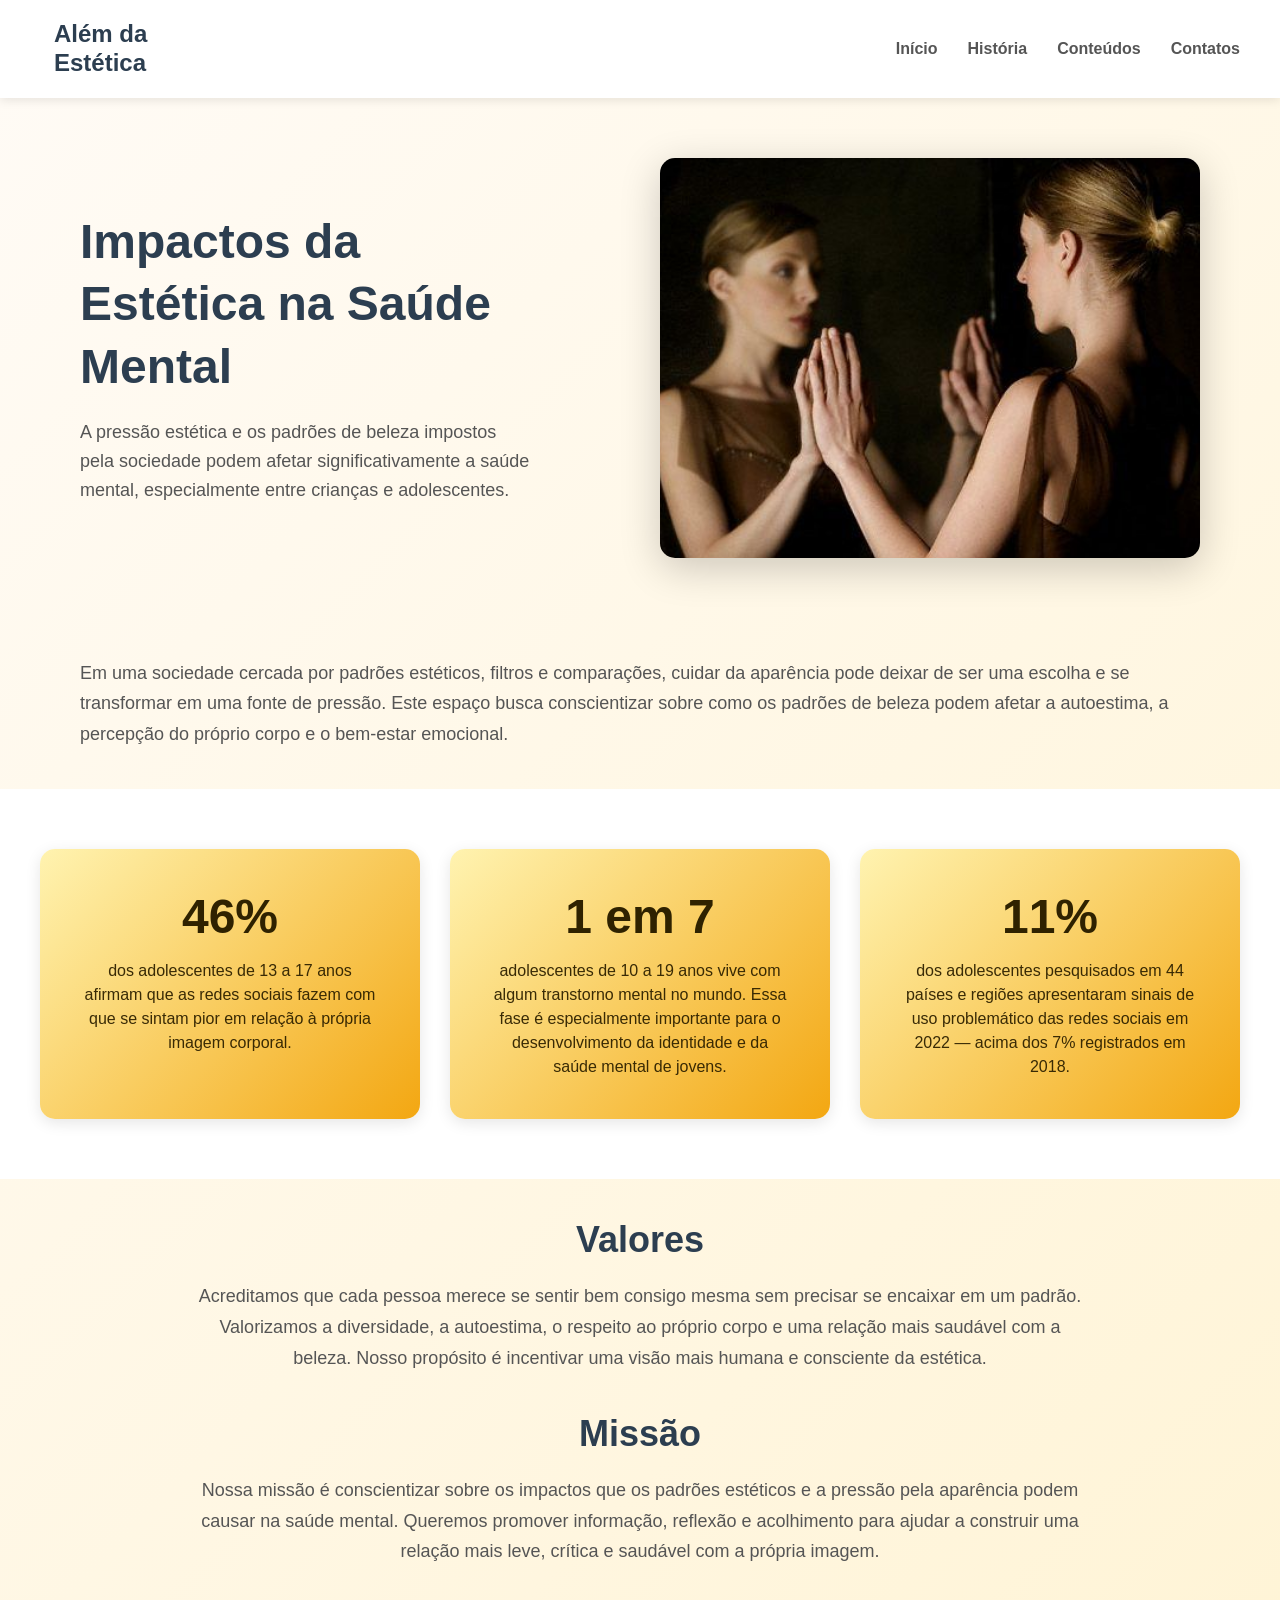
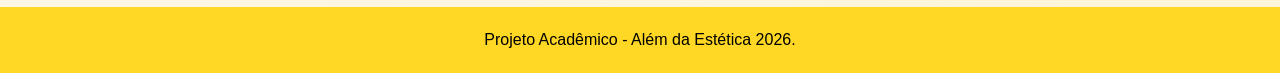
<file: index.html>
<!DOCTYPE html>
<html lang="pt-BR">
<head>
  <meta charset="UTF-8">
  <meta name="viewport" content="width=device-width, initial-scale=1.0">
  <title>Início</title>
  <link rel="stylesheet" href="style.css">
</head>
<body>

  <header>
    <div class="brand-group">
      <div class="logo-img">
      
      </div>
      <div class="brand-title">
        Além da<br>Estética
      </div>
    </div>
    <div class="nav-links">
      <a href="index.html">Início</a>
      <a href="historia.html">História</a>
      <a href="conteudos.html">Conteúdos</a>
      <a href="contatos.html">Contatos</a>
    </div>
  </header>

  <main class="hero-container">
    <section class="hero-text">
      <h1 class="hero-title">Impactos da Estética na Saúde Mental</h1>
      <p class="hero-description">
        A pressão estética e os padrões de beleza impostos pela sociedade podem afetar significativamente a saúde mental, especialmente entre crianças e adolescentes.
      </p>
    </section>
    
    <div class="hero-image"></div>
  </main>

  <p>
    Em uma sociedade cercada por padrões estéticos, filtros e comparações, cuidar da aparência pode deixar de ser uma escolha e se transformar em uma fonte de pressão. Este espaço busca conscientizar sobre como os padrões de beleza podem afetar a autoestima, a percepção do próprio corpo e o bem-estar emocional.
  </p>

  <section class="stats-section">
    <div class="stats-container">
      <div class="stat-card">
        <div class="stat-number">46%</div>
        <div class="stat-title">dos adolescentes de 13 a 17 anos afirmam que as redes sociais fazem com que se sintam pior em relação à própria imagem corporal.</div>
      </div>
      <div class="stat-card">
        <div class="stat-number">1 em 7</div>
        <div class="stat-title">adolescentes de 10 a 19 anos vive com algum transtorno mental no mundo. Essa fase é especialmente importante para o desenvolvimento da identidade e da saúde mental de jovens.</div>
      </div>
      <div class="stat-card">
        <div class="stat-number">11%</div>
        <div class="stat-title">dos adolescentes pesquisados em 44 países e regiões apresentaram sinais de uso problemático das redes sociais em 2022 — acima dos 7% registrados em 2018.</div>
      </div>
    </div>
  </section>

     <p style="margin-bottom: 40px;"></p>

  <section class="info-section">
    <div class="info-block">
      <h2 class="info-title" style="text-align: center;">Valores</h2>
      <p class="info-text" style="text-align: center;">
        Acreditamos que cada pessoa merece se sentir bem consigo mesma sem precisar se encaixar em um padrão. Valorizamos a diversidade, a autoestima, o respeito ao próprio corpo e uma relação mais saudável com a beleza. Nosso propósito é incentivar uma visão mais humana e consciente da estética.
      </p>
    </div>

    <p style="margin-bottom: 40px;"></p>

    <div class="info-block">
      <h2 class="info-title" style="text-align: center;">Missão</h2>
      <p class="info-text" style="text-align: center;">
        Nossa missão é conscientizar sobre os impactos que os padrões estéticos e a pressão pela aparência podem causar na saúde mental. Queremos promover informação, reflexão e acolhimento para ajudar a construir uma relação mais leve, crítica e saudável com a própria imagem.
      </p>
    </div>
  </section>

  <footer>
    <p>Projeto  Acadêmico - Além da Estética 2026.</p>
  </footer>

</body>
</html>
</file>
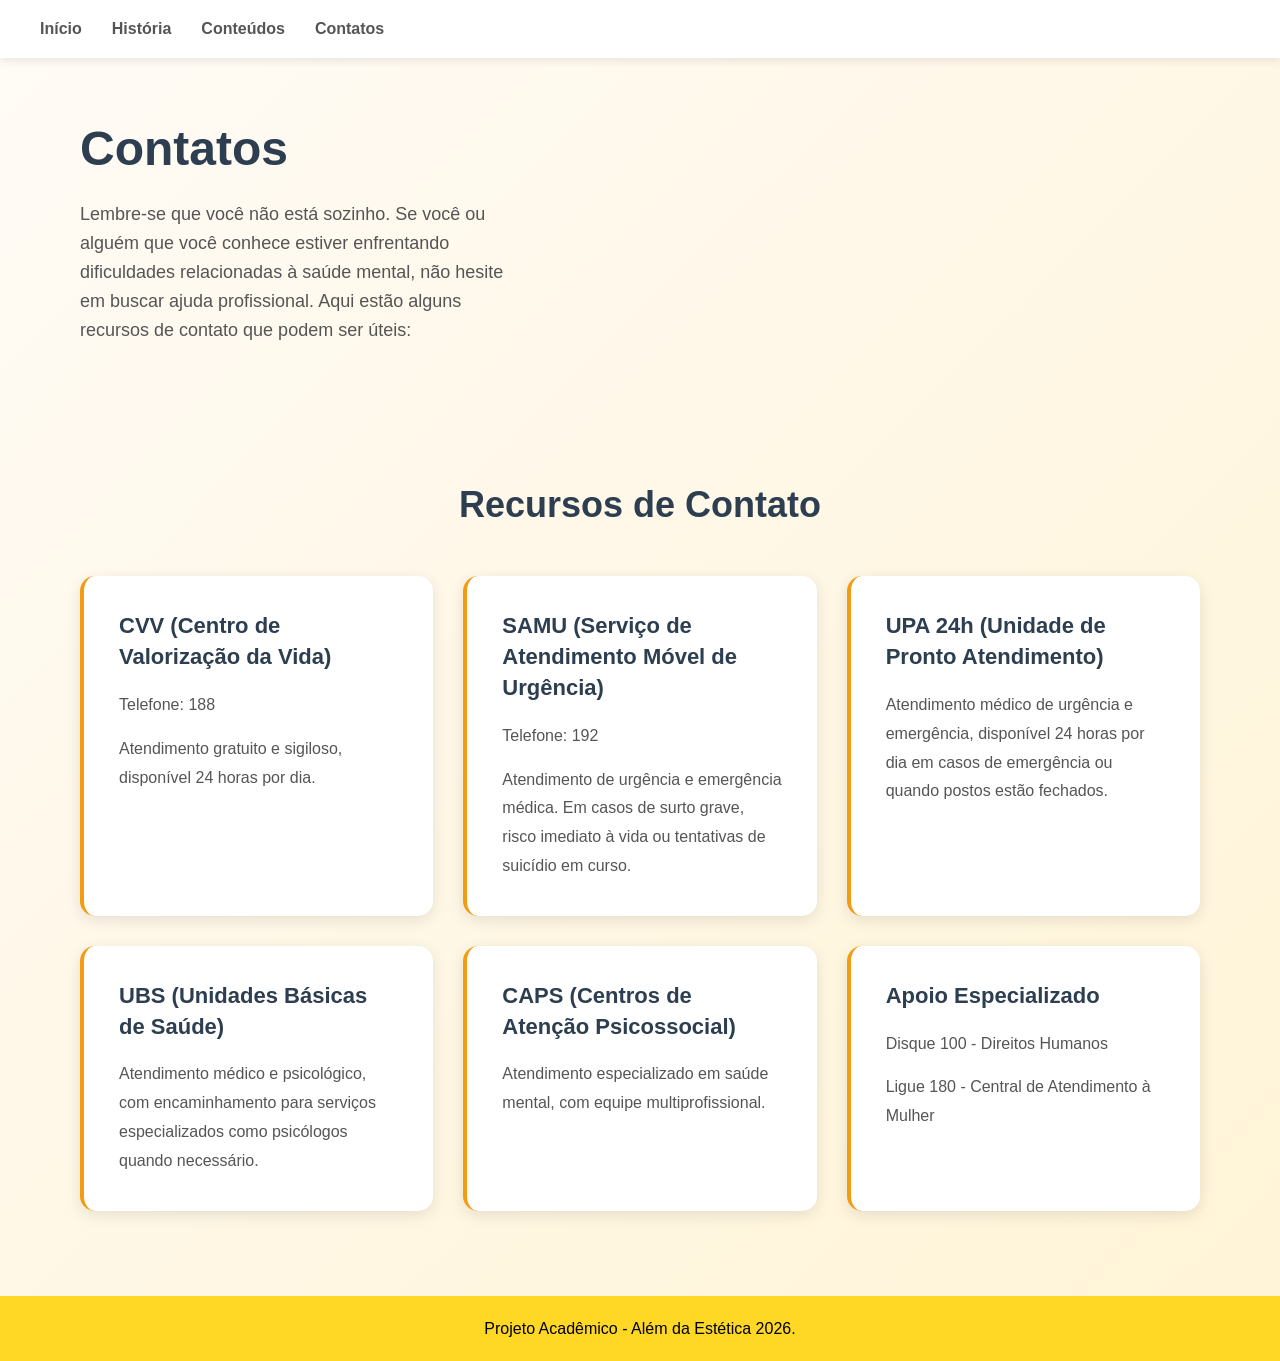
<file: contatos.html>
<!DOCTYPE html>
<html lang="pt-BR">
<head>
  <meta charset="UTF-8">
  <meta name="viewport" content="width=device-width, initial-scale=1.0">
  <title>Contatos</title>
  <link rel="stylesheet" href="style.css">
</head>
<body>

  <header>
    <div class="nav-links">
      <a href="index.html">Início</a>
      <a href="historia.html">História</a>
      <a href="conteudos.html">Conteúdos</a>
      <a href="contatos.html">Contatos</a>
    </div>
  </header>

  <main class="hero-container">
    <section class="hero-text">
      <h1 class="hero-title">Contatos</h1>
      <p class="hero-description">
        Lembre-se que você não está sozinho. Se você ou alguém que você conhece estiver enfrentando dificuldades relacionadas à saúde mental, não hesite em buscar ajuda profissional. Aqui estão alguns recursos de contato que podem ser úteis:
      </p>
    </section>
  </main>

  <section class="contacts-section">
    <h2>Recursos de Contato</h2>
    <div class="contacts-container">
      <div class="contact-card">
        <h3>CVV (Centro de Valorização da Vida)</h3>
        <p>Telefone: 188</p>
        <p>Atendimento gratuito e sigiloso, disponível 24 horas por dia.</p>
      </div>
      <div class="contact-card">
        <h3>SAMU (Serviço de Atendimento Móvel de Urgência)</h3>
        <p>Telefone: 192</p>
        <p>Atendimento de urgência e emergência médica. Em casos de surto grave, risco imediato à vida ou tentativas de suicídio em curso.</p>
      </div>
      <div class="contact-card">
        <h3>UPA 24h (Unidade de Pronto Atendimento)</h3>
        <p>Atendimento médico de urgência e emergência, disponível 24 horas por dia em casos de emergência ou quando postos estão fechados.</p>
      </div>
      <div class="contact-card">
        <h3>UBS (Unidades Básicas de Saúde)</h3>
        <p>Atendimento médico e psicológico, com encaminhamento para serviços especializados como psicólogos quando necessário.</p>
      </div>
      <div class="contact-card">
        <h3>CAPS (Centros de Atenção Psicossocial)</h3>
        <p>Atendimento especializado em saúde mental, com equipe multiprofissional.</p>
      </div>
      <div class="contact-card">
        <h3>Apoio Especializado</h3>
        <p>Disque 100 - Direitos Humanos</p>
        <p>Ligue 180 - Central de Atendimento à Mulher</p>
      </div>
    </div>
  </section>

  <footer>
    <p>Projeto  Acadêmico - Além da Estética 2026.</p>
  </footer>
  
</body>
</html>
</file>
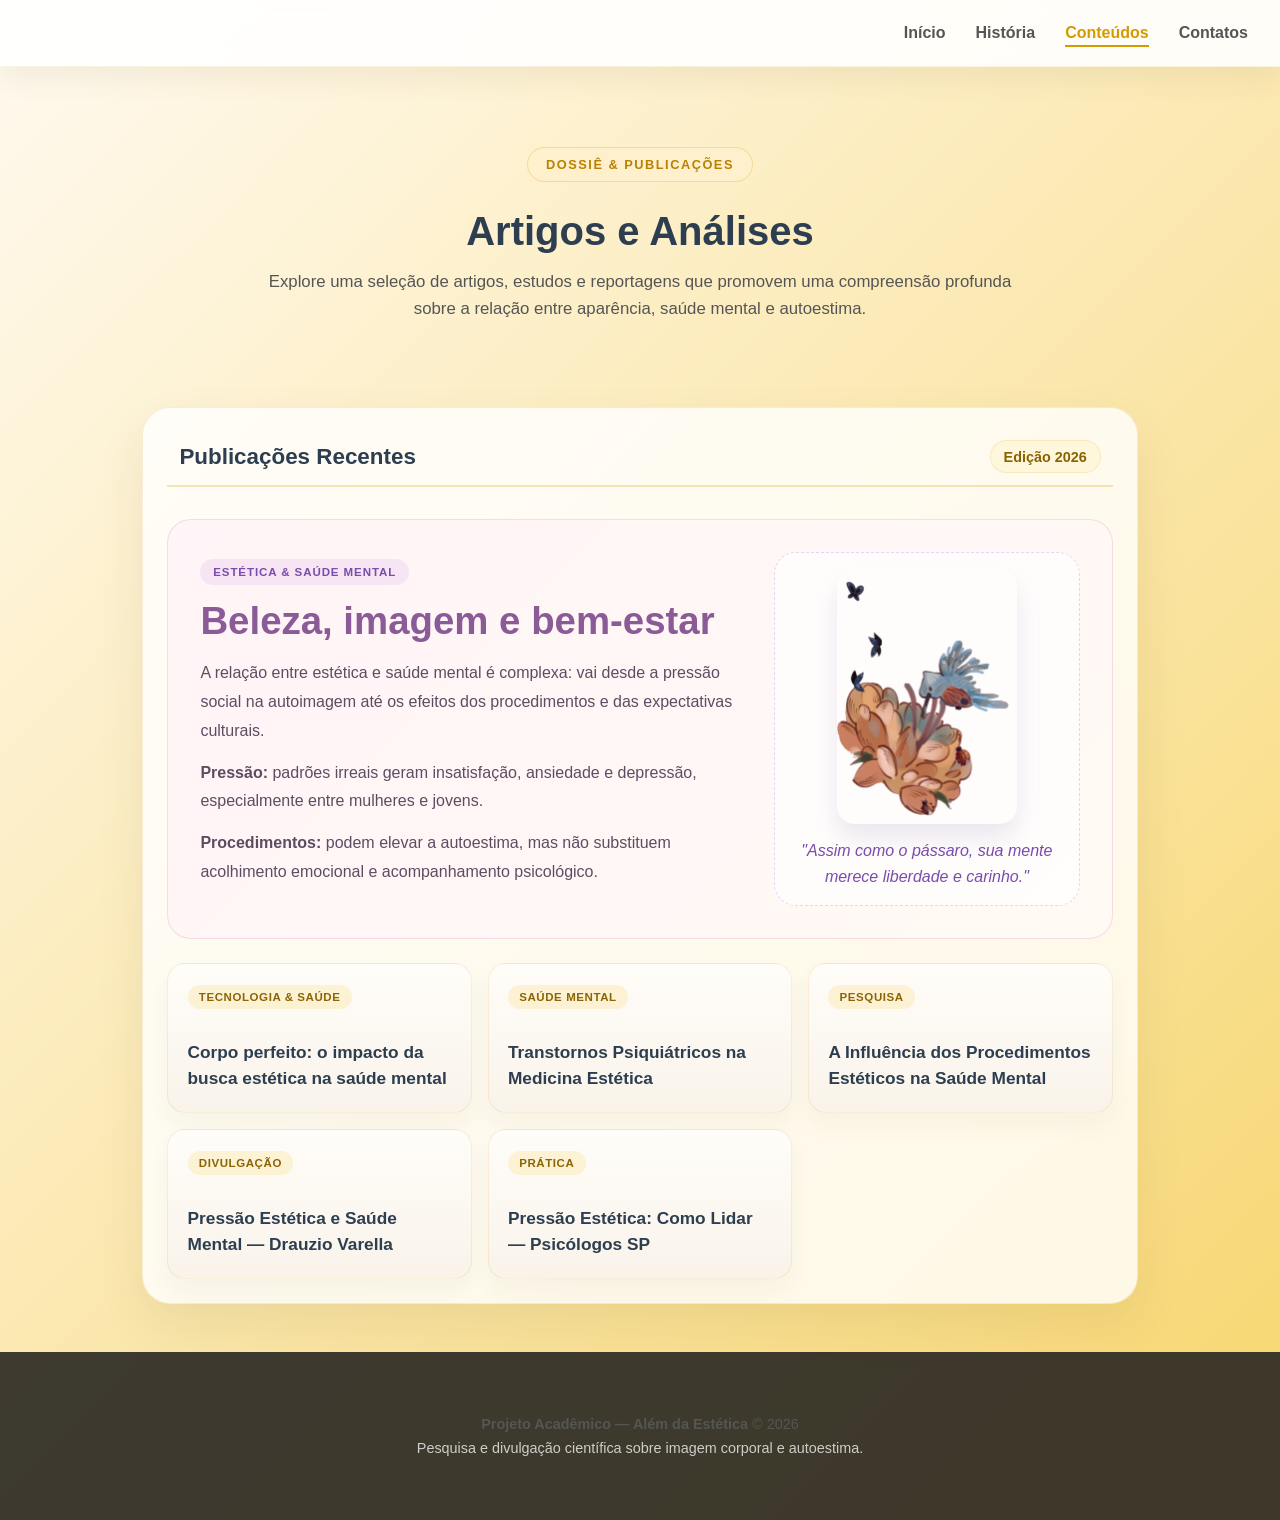
<file: Conteúdos/artigos.html>
<!DOCTYPE html>
<html lang="pt-BR">
<head>
  <meta charset="UTF-8">
  <meta name="viewport" content="width=device-width, initial-scale=1.0">
  <title>Artigos & Relatórios | Além da Estética</title>
  <link rel="stylesheet" href="pasta.css">
</head>
<body class="editorial-page">

  <header class="site-header">
      <nav class="nav-links">
        <a href="index.html">Início</a>
        <a href="historia.html">História</a>
        <a href="conteudos.html" class="active">Conteúdos</a>
        <a href="contatos.html">Contatos</a>
      </nav>
    </div>
  </header>

  <main class="editorial-container">
    <section class="editorial-header">
      <span class="editorial-kicker">Dossiê &amp; Publicações</span>
      <h1 class="editorial-title">Artigos e Análises</h1>
      <p class="editorial-subtitle">
        Explore uma seleção de artigos, estudos e reportagens que promovem uma compreensão profunda sobre a relação entre aparência, saúde mental e autoestima.
      </p>
    </section>

    <section id="conteudos" class="articles-feed-section">
      <div class="feed-bar">
        <h2>Publicações Recentes</h2>
        <span class="feed-meta">Edição 2026</span>
      </div>

      <div class="editorial-feed" id="cards-container">
      </div>
    </section>
  </main>

  <footer class="editorial-footer">
    <div class="footer-inner">
      <p><strong>Projeto Acadêmico — Além da Estética</strong> &copy; 2026</p>
      <p class="footer-note">Pesquisa e divulgação científica sobre imagem corporal e autoestima.</p>
    </div>
  </footer>

  <script src="artigos.js"></script>
</body>
</html>
</file>
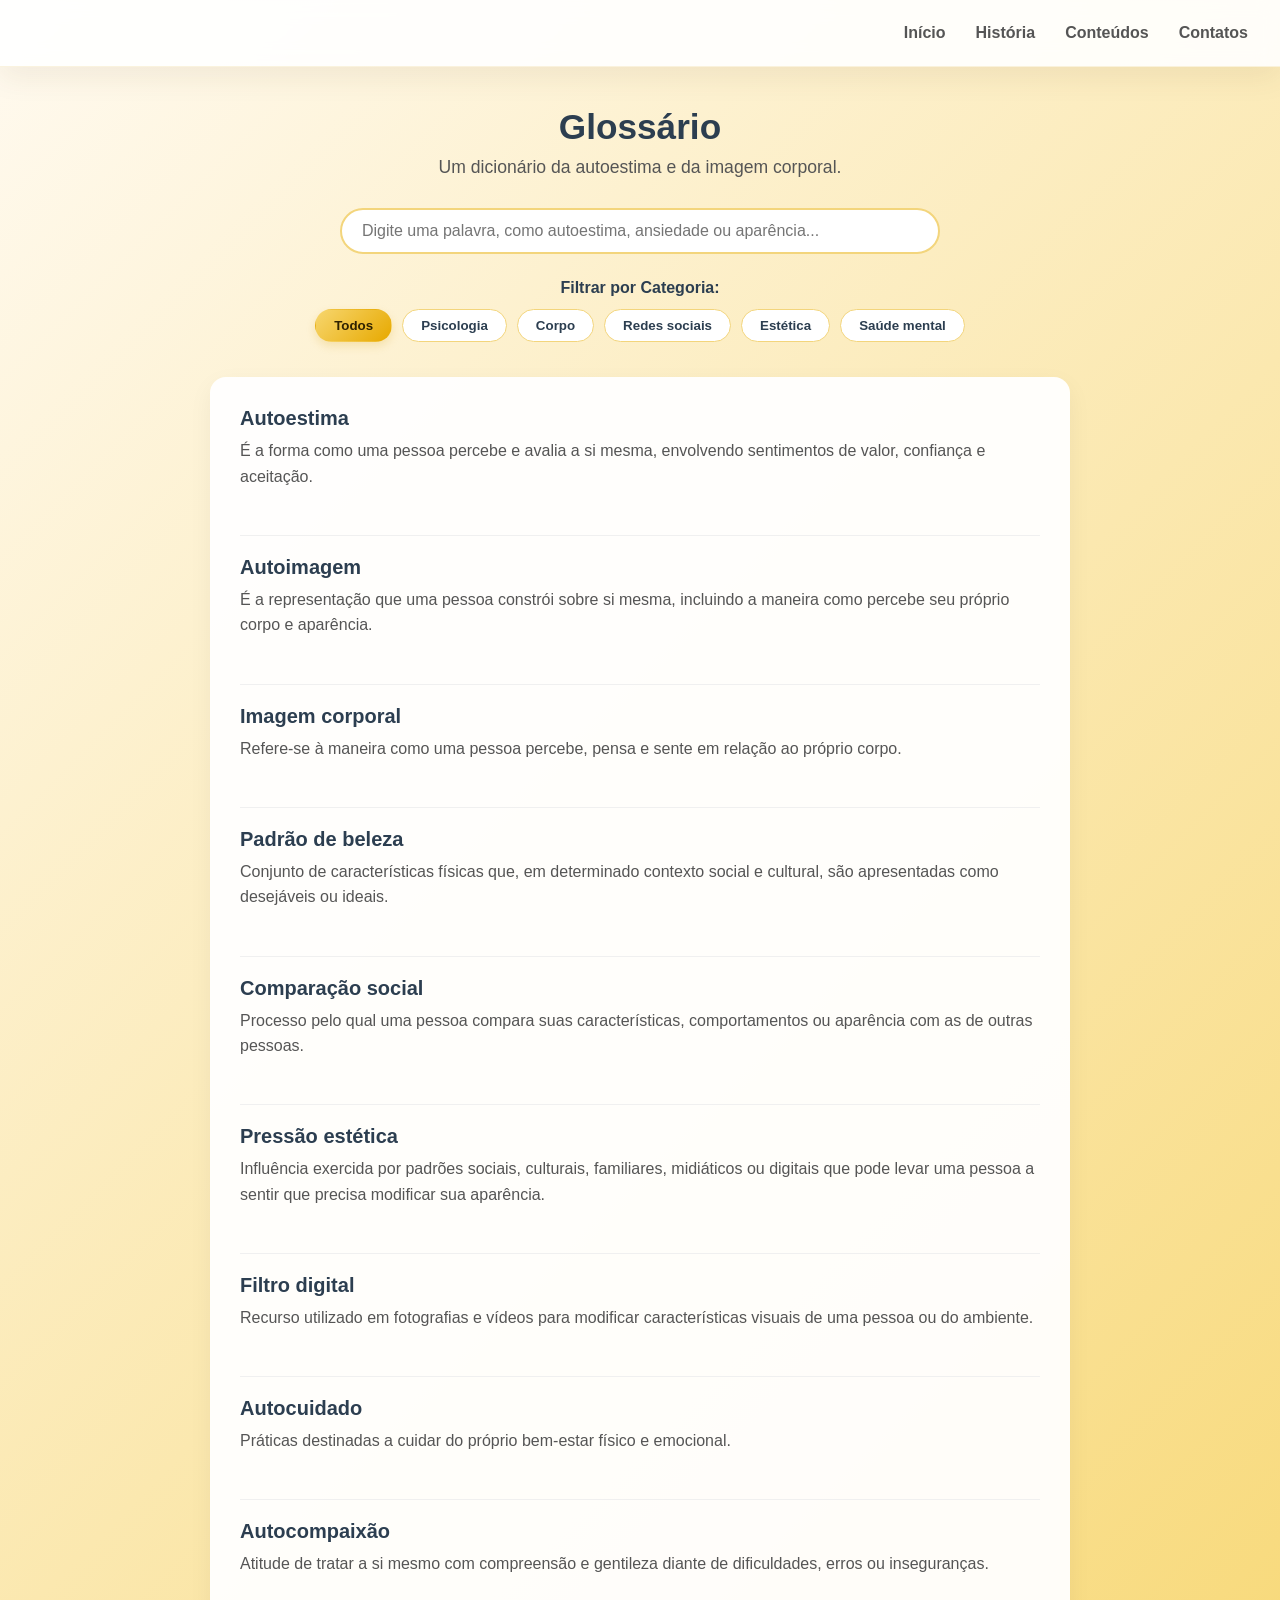
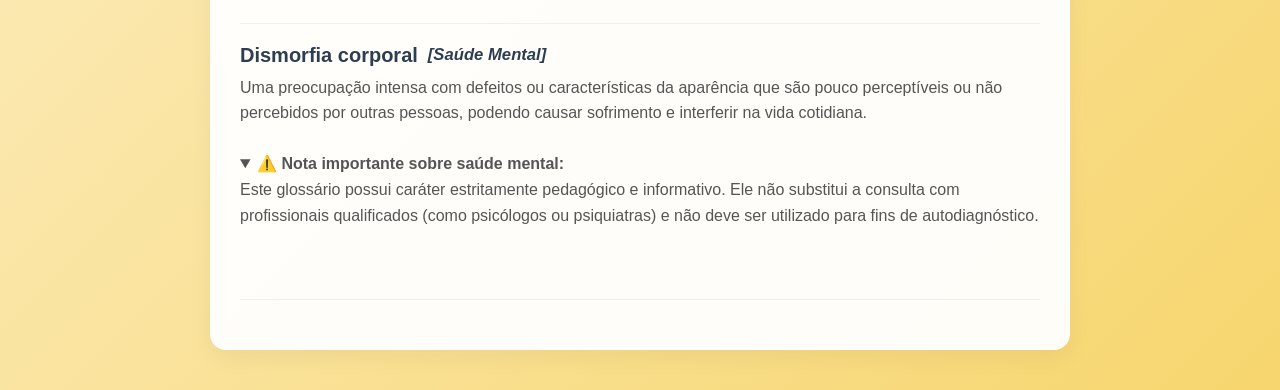
<file: Conteúdos/dicionario.html>
<!DOCTYPE html>
<html lang="pt-BR">
<head>
  <meta charset="UTF-8">
  <meta name="viewport" content="width=device-width, initial-scale=1.0">
  <title>Glossário</title>
  <link rel="stylesheet" href="pasta.css">
</head>
<body>

  <header class="site-header">
    <div class="nav-links">
      <a href="index.html">Início</a>
      <a href="historia.html">História</a>
      <a href="conteudos.html">Conteúdos</a>
      <a href="contatos.html">Contatos</a>
    </div>
  </header>

<main class="glossario-container">
        <div class="glossario-header">
            <h1>Glossário</h1>
            <p>Um dicionário da autoestima e da imagem corporal.</p>
        </div>

        <section class="search-section">
            <form id="form-busca" onsubmit="return false;">
                <div class="search-box">
                    <input 
                        type="search" 
                        id="busca" 
                        placeholder="Digite uma palavra, como autoestima, ansiedade ou aparência..." 
                    >
                </div>
            </form>
        </section>

        <section class="filter-section">
            <strong>Filtrar por Categoria:</strong>
            <nav class="filter-nav">
                <ul>
                    <li><button data-categoria="todos" class="active">Todos</button></li>
                    <li><button data-categoria="psicologia">Psicologia</button></li>
                    <li><button data-categoria="corpo">Corpo</button></li>
                    <li><button data-categoria="redes-sociais">Redes sociais</button></li>
                    <li><button data-categoria="estetica">Estética</button></li>
                    <li><button data-categoria="saude-mental">Saúde mental</button></li>
                </ul>
            </nav>
        </section>

        <section class="glossario-list">
            <dl id="lista-glossario">
            </dl>
        </section>
    </main>

    <script src="dicionario.js"></script>
</body>
</html>
</file>
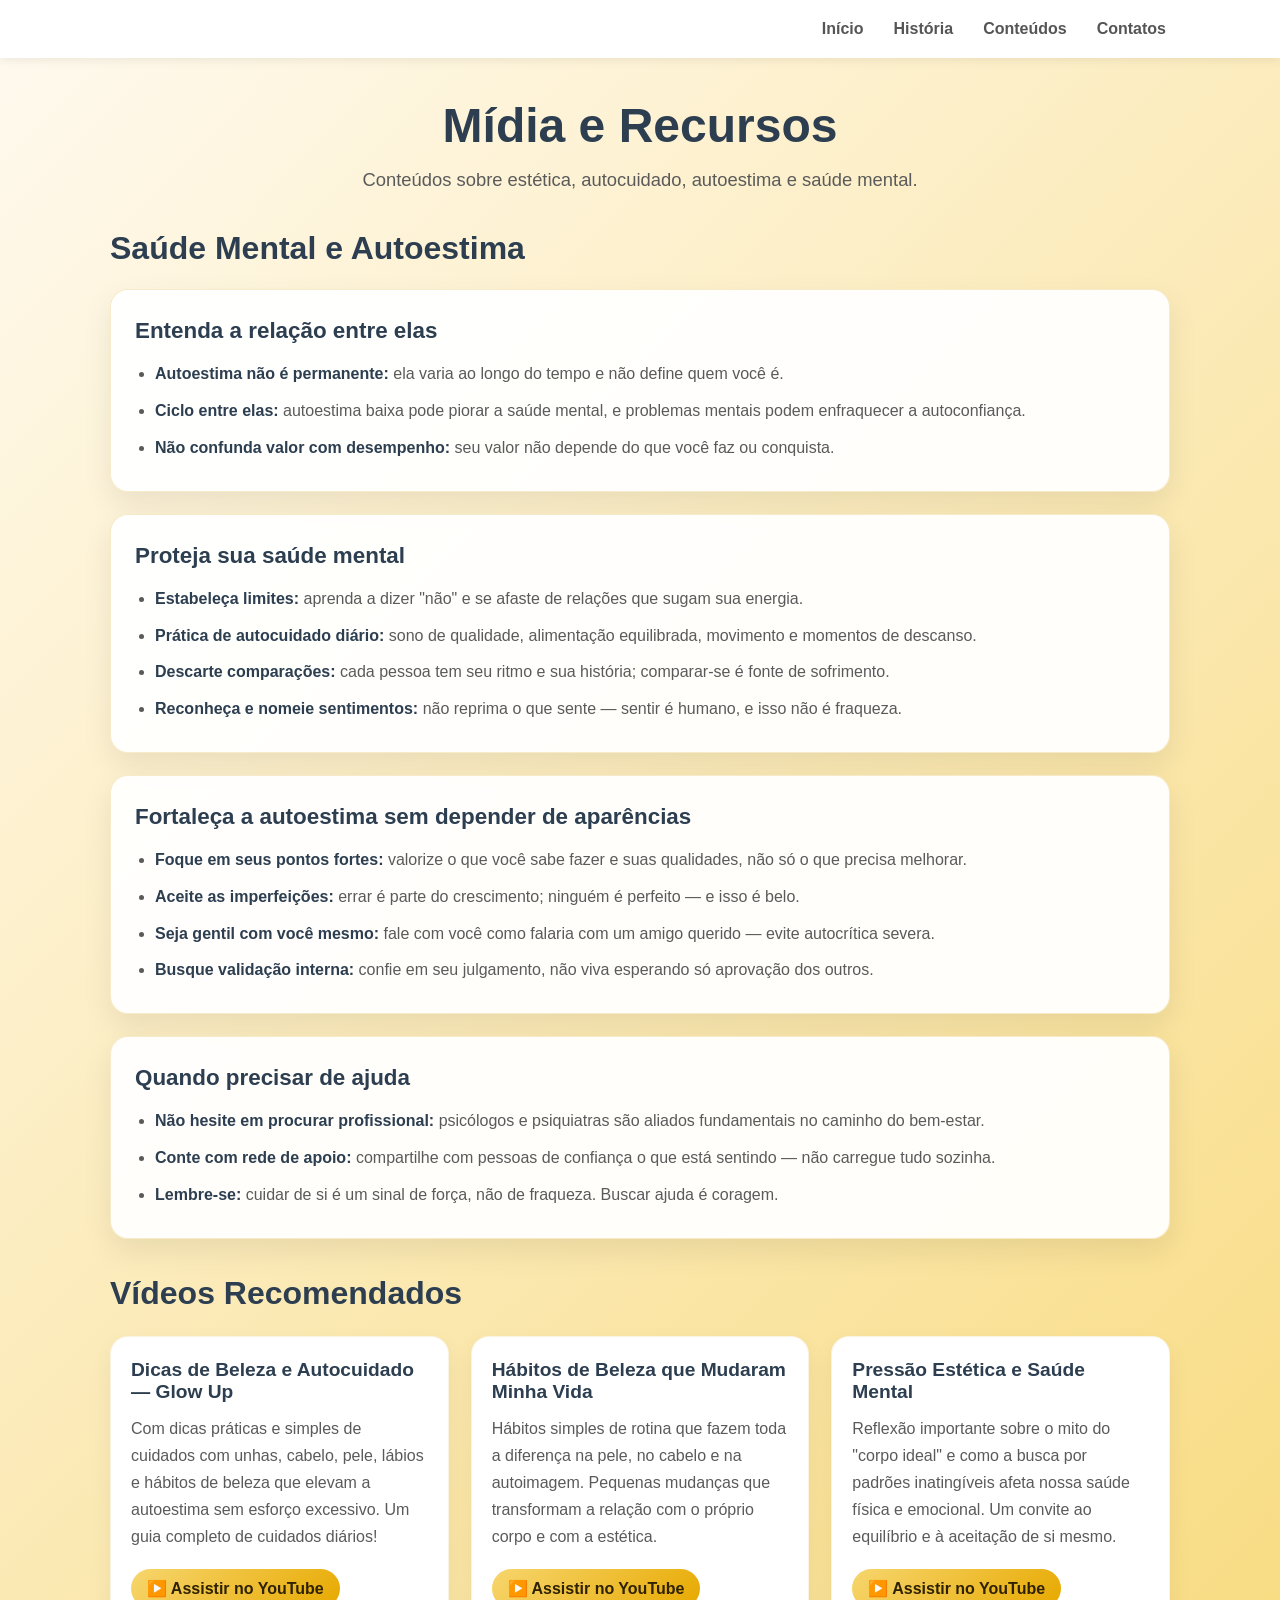
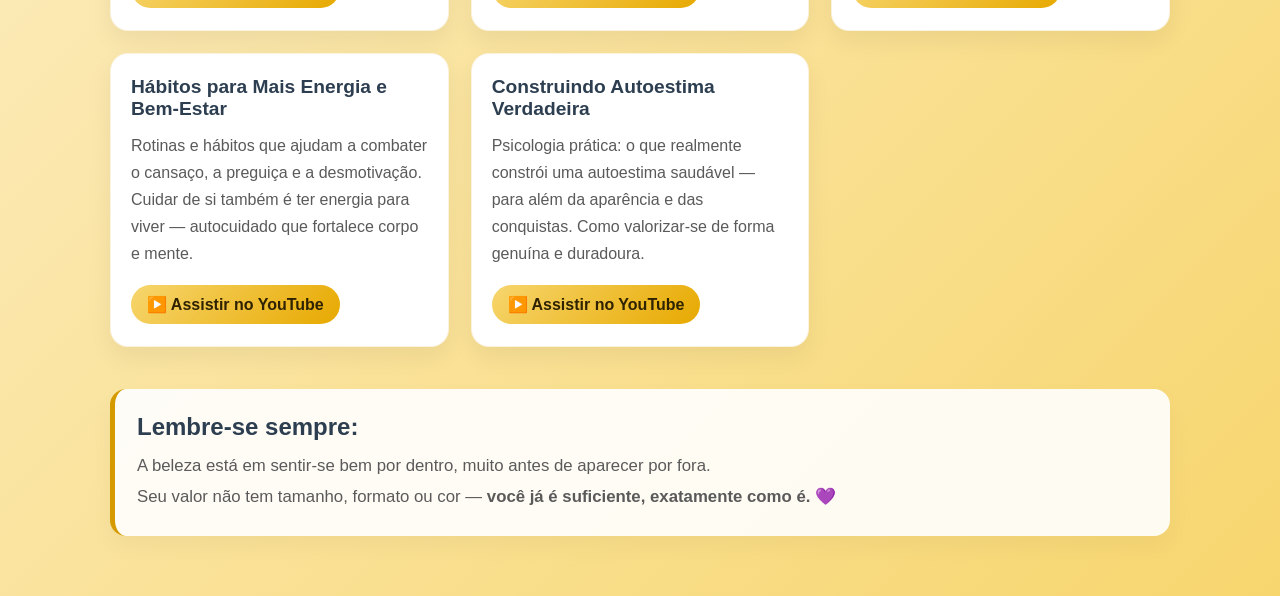
<file: Conteúdos/midia.html>
<!DOCTYPE html>
<html lang="pt-BR">
<head>
  <meta charset="UTF-8">
  <meta name="viewport" content="width=device-width, initial-scale=1.0">
  <title>Mídia — Além da Estética</title>
  <link rel="stylesheet" href="pasta.css">
  <style>
    :root {
      --bg: #fffaf0;
      --panel: rgba(255, 255, 255, 0.94);
      --white: #ffffff;
      --gold: #f7d66e;
      --gold-dark: #d49a00;
      --text: #2f2f2f;
      --muted: #5a5a5a;
      --shadow: rgba(0, 0, 0, 0.08);
    }

    * {
      box-sizing: border-box;
    }

    body {
      margin: 0;
      font-family: 'Segoe UI', Tahoma, Geneva, Verdana, sans-serif;
      background: linear-gradient(135deg, #fffaf0 0%, #f7d66e 100%);
      color: var(--text);
    }

    header {
      background-color: #fff;
      box-shadow: 0 2px 10px var(--shadow);
      position: sticky;
      top: 0;
      z-index: 100;
    }

    nav {
      max-width: 1100px;
      margin: 0 auto;
      padding: 20px 24px;
      display: flex;
      justify-content: flex-end;
      flex-wrap: wrap;
      gap: 18px 30px;
    }

    nav a {
      color: #555;
      text-decoration: none;
      font-weight: 600;
      position: relative;
      transition: color 0.3s ease;
    }

    nav a:hover {
      color: var(--gold-dark);
    }

    nav a::after {
      content: '';
      position: absolute;
      left: 0;
      bottom: -5px;
      width: 0;
      height: 2px;
      background-color: var(--gold-dark);
      transition: width 0.3s ease;
    }

    nav a:hover::after {
      width: 100%;
    }

    .midia-page {
      max-width: 1100px;
      margin: 0 auto;
      padding: 40px 20px 60px;
    }

    h1 {
      margin: 0 0 12px;
      font-size: clamp(2.2rem, 4vw, 3rem);
      text-align: center;
      color: #2c3e50;
    }

    .intro {
      margin: 0 auto 28px;
      max-width: 720px;
      text-align: center;
      font-size: 1.15rem;
      color: var(--muted);
      line-height: 1.6;
    }

    h2 {
      margin: 36px 0 22px;
      color: #2c3e50;
      font-size: clamp(1.6rem, 2.5vw, 2rem);
    }

    .secao {
      background: var(--panel);
      border: 1px solid rgba(212, 154, 0, 0.2);
      border-radius: 18px;
      box-shadow: 0 12px 30px var(--shadow);
      padding: 28px 24px;
      margin-bottom: 22px;
    }

    .secao h3 {
      margin-top: 0;
      margin-bottom: 16px;
      color: #2c3e50;
      font-size: 1.4rem;
    }

    .secao ul {
      margin: 0;
      padding-left: 20px;
      color: var(--muted);
      line-height: 1.8;
    }

    .secao li + li {
      margin-top: 8px;
    }

    .secao strong {
      color: #2c3e50;
    }

    .grid-videos {
      display: grid;
      grid-template-columns: repeat(auto-fit, minmax(260px, 1fr));
      gap: 22px;
      margin-top: 24px;
    }

    .video-card {
      background: var(--white);
      border-radius: 18px;
      box-shadow: 0 10px 25px rgba(0, 0, 0, 0.06);
      border: 1px solid rgba(212, 154, 0, 0.12);
      padding: 22px 20px;
      display: flex;
      flex-direction: column;
      justify-content: space-between;
      min-height: 240px;
    }

    .video-card h3 {
      margin: 0 0 12px;
      font-size: 1.2rem;
      color: #2c3e50;
    }

    .video-card p {
      margin: 0 0 18px;
      color: var(--muted);
      line-height: 1.7;
    }

    .video-link a {
      display: inline-flex;
      align-items: center;
      gap: 8px;
      background: linear-gradient(135deg, #f7d66e, #e7a900);
      color: #2f2200;
      text-decoration: none;
      padding: 10px 16px;
      border-radius: 999px;
      font-weight: 700;
      transition: transform 0.2s ease, box-shadow 0.2s ease;
    }

    .video-link a:hover {
      transform: translateY(-2px);
      box-shadow: 0 8px 18px rgba(212, 154, 0, 0.2);
    }

    .destaque-final {
      margin-top: 42px;
      background: rgba(255, 255, 255, 0.9);
      border-left: 5px solid var(--gold-dark);
      border-radius: 16px;
      padding: 24px 22px;
      box-shadow: 0 10px 25px rgba(0, 0, 0, 0.04);
    }

    .destaque-final h3 {
      margin-top: 0;
      margin-bottom: 10px;
      color: #2c3e50;
      font-size: 1.5rem;
    }

    .destaque-final p {
      margin: 0;
      color: var(--muted);
      line-height: 1.8;
      font-size: 1.05rem;
    }

    @media (max-width: 768px) {
      nav {
        justify-content: center;
      }

      .midia-page {
        padding-top: 28px;
      }

      .secao {
        padding: 22px 18px;
      }
    }
  </style>
</head>

<body>
  <header>
    <nav aria-label="Menu principal">
      <a href="../index.html">Início</a>
      <a href="../historia.html">História</a>
      <a href="../conteudos.html">Conteúdos</a>
      <a href="../contatos.html">Contatos</a>
    </nav>
  </header>

  <main class="midia-page">
    <h1> Mídia e Recursos</h1>
    <p class="intro">Conteúdos sobre estética, autocuidado, autoestima e saúde mental.</p>

    <h2> Saúde Mental e Autoestima</h2>

    <section class="secao">
      <h3>Entenda a relação entre elas</h3>
      <ul>
        <li><strong>Autoestima não é permanente:</strong> ela varia ao longo do tempo e não define quem você é.</li>
        <li><strong>Ciclo entre elas:</strong> autoestima baixa pode piorar a saúde mental, e problemas mentais podem enfraquecer a autoconfiança.</li>
        <li><strong>Não confunda valor com desempenho:</strong> seu valor não depende do que você faz ou conquista.</li>
      </ul>
    </section>

    <section class="secao">
      <h3> Proteja sua saúde mental</h3>
      <ul>
        <li><strong>Estabeleça limites:</strong> aprenda a dizer "não" e se afaste de relações que sugam sua energia.</li>
        <li><strong>Prática de autocuidado diário:</strong> sono de qualidade, alimentação equilibrada, movimento e momentos de descanso.</li>
        <li><strong>Descarte comparações:</strong> cada pessoa tem seu ritmo e sua história; comparar-se é fonte de sofrimento.</li>
        <li><strong>Reconheça e nomeie sentimentos:</strong> não reprima o que sente — sentir é humano, e isso não é fraqueza.</li>
      </ul>
    </section>

    <section class="secao">
      <h3> Fortaleça a autoestima sem depender de aparências</h3>
      <ul>
        <li><strong>Foque em seus pontos fortes:</strong> valorize o que você sabe fazer e suas qualidades, não só o que precisa melhorar.</li>
        <li><strong>Aceite as imperfeições:</strong> errar é parte do crescimento; ninguém é perfeito — e isso é belo.</li>
        <li><strong>Seja gentil com você mesmo:</strong> fale com você como falaria com um amigo querido — evite autocrítica severa.</li>
        <li><strong>Busque validação interna:</strong> confie em seu julgamento, não viva esperando só aprovação dos outros.</li>
      </ul>
    </section>

    <section class="secao">
      <h3> Quando precisar de ajuda</h3>
      <ul>
        <li><strong>Não hesite em procurar profissional:</strong> psicólogos e psiquiatras são aliados fundamentais no caminho do bem-estar.</li>
        <li><strong>Conte com rede de apoio:</strong> compartilhe com pessoas de confiança o que está sentindo — não carregue tudo sozinha.</li>
        <li><strong>Lembre-se:</strong> cuidar de si é um sinal de força, não de fraqueza. Buscar ajuda é coragem.</li>
      </ul>
    </section>

    <h2> Vídeos Recomendados</h2>
    <div class="grid-videos">
      <article class="video-card">
        <div>
          <h3> Dicas de Beleza e Autocuidado — Glow Up</h3>
          <p>Com dicas práticas e simples de cuidados com unhas, cabelo, pele, lábios e hábitos de beleza que elevam a autoestima sem esforço excessivo. Um guia completo de cuidados diários!</p>
        </div>
        <div class="video-link">
          <a href="https://youtu.be/nIekwODLiQM?si=olW_wRJPErBNPN0i" target="_blank" rel="noopener noreferrer">▶️ Assistir no YouTube</a>
        </div>
      </article>

      <article class="video-card">
        <div>
          <h3> Hábitos de Beleza que Mudaram Minha Vida</h3>
          <p>Hábitos simples de rotina que fazem toda a diferença na pele, no cabelo e na autoimagem. Pequenas mudanças que transformam a relação com o próprio corpo e com a estética.</p>
        </div>
        <div class="video-link">
          <a href="https://youtu.be/XPpxC2D39vw?si=USKJHUW7Qf9NCdMi" target="_blank" rel="noopener noreferrer">▶️ Assistir no YouTube</a>
        </div>
      </article>

      <article class="video-card">
        <div>
          <h3> Pressão Estética e Saúde Mental</h3>
          <p>Reflexão importante sobre o mito do "corpo ideal" e como a busca por padrões inatingíveis afeta nossa saúde física e emocional. Um convite ao equilíbrio e à aceitação de si mesmo.</p>
        </div>
        <div class="video-link">
          <a href="https://youtu.be/01Mu8MgUfO8?si=PNIcgQT95RFUNQrz" target="_blank" rel="noopener noreferrer">▶️ Assistir no YouTube</a>
        </div>
      </article>

      <article class="video-card">
        <div>
          <h3> Hábitos para Mais Energia e Bem-Estar</h3>
          <p>Rotinas e hábitos que ajudam a combater o cansaço, a preguiça e a desmotivação. Cuidar de si também é ter energia para viver — autocuidado que fortalece corpo e mente.</p>
        </div>
        <div class="video-link">
          <a href="https://youtu.be/v36ugYYYzh0?si=INmMz59QrbYMietf" target="_blank" rel="noopener noreferrer">▶️ Assistir no YouTube</a>
        </div>
      </article>

      <article class="video-card">
        <div>
          <h3> Construindo Autoestima Verdadeira</h3>
          <p>Psicologia prática: o que realmente constrói uma autoestima saudável — para além da aparência e das conquistas. Como valorizar-se de forma genuína e duradoura.</p>
        </div>
        <div class="video-link">
          <a href="https://youtu.be/R6uMbRW3Vzc?si=_BYvgxdAoyy9yCjj" target="_blank" rel="noopener noreferrer">▶️ Assistir no YouTube</a>
        </div>
      </article>
    </div>

    <div class="destaque-final">
      <h3> Lembre-se sempre:</h3>
      <p>A beleza está em sentir-se bem por dentro, muito antes de aparecer por fora.<br>Seu valor não tem tamanho, formato ou cor — <strong>você já é suficiente, exatamente como é.</strong> 💜</p>
    </div>
  </main>
</body>
</html>
</file>
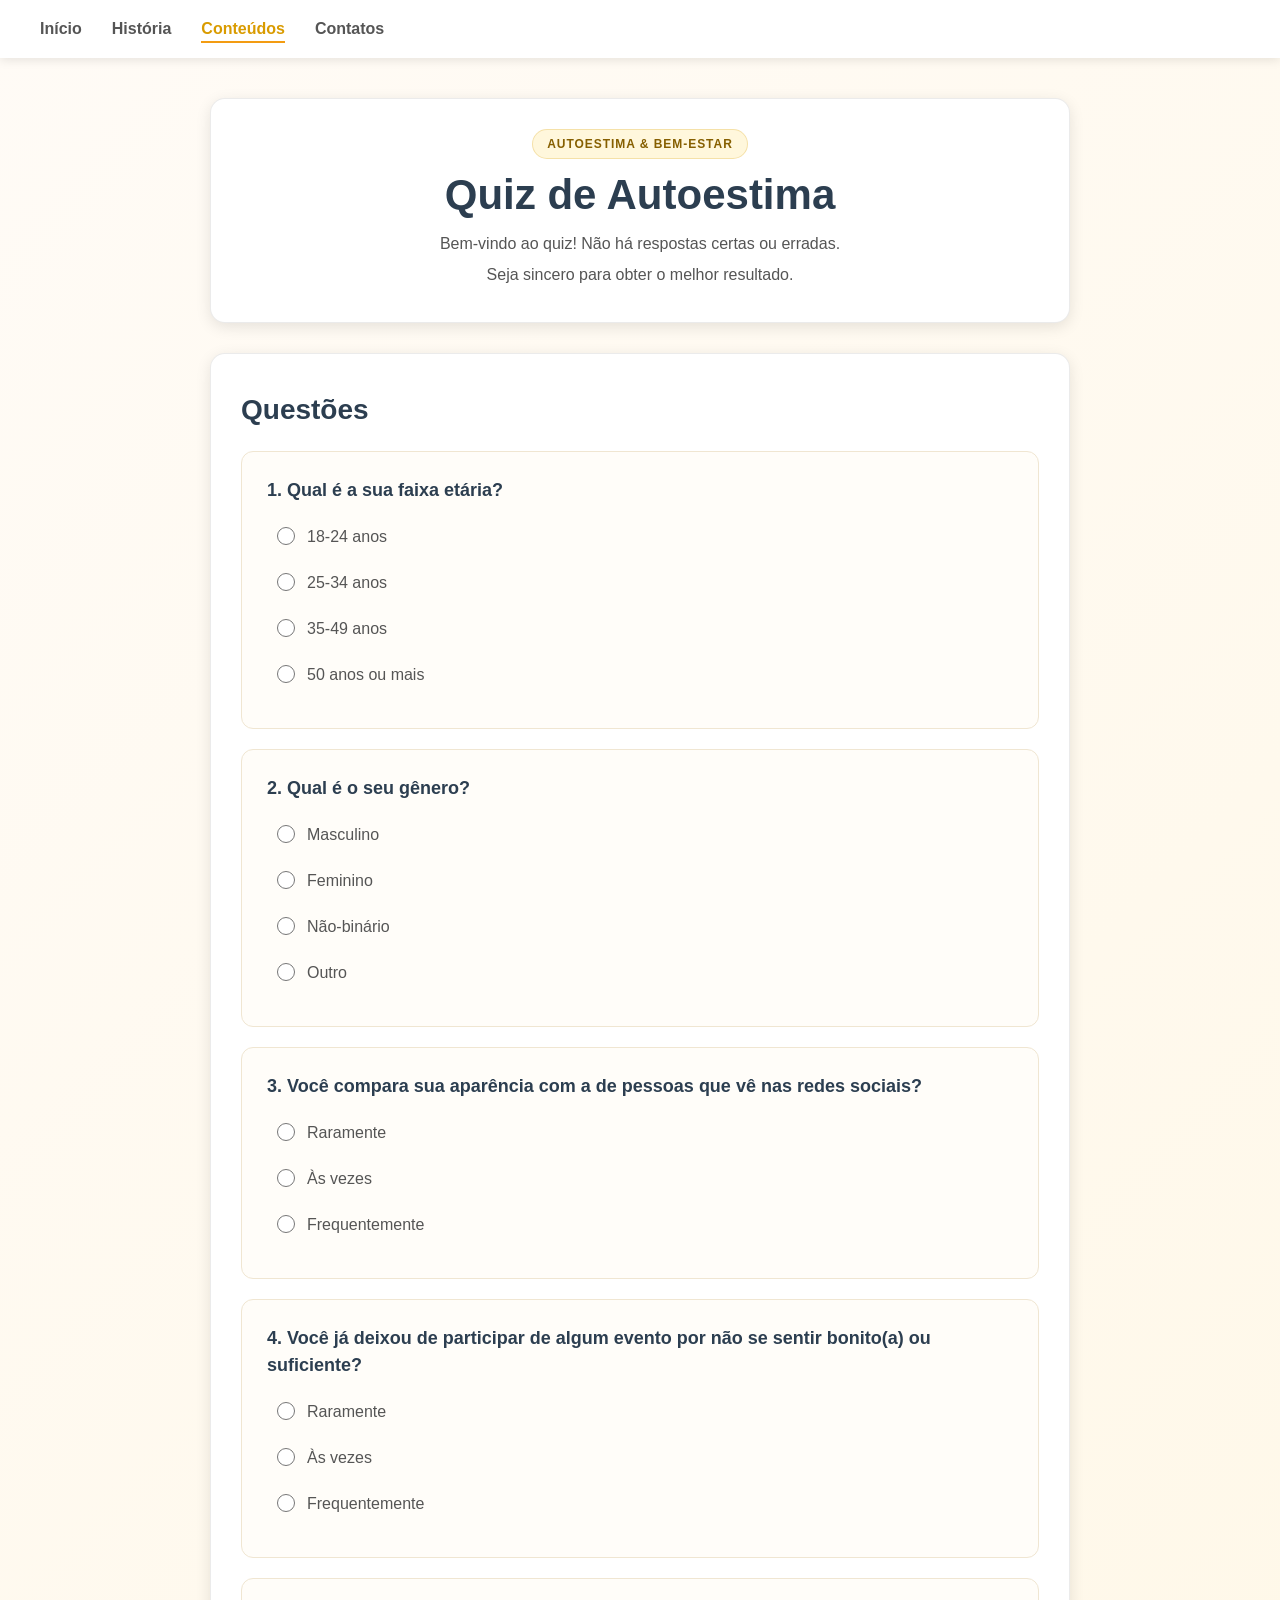
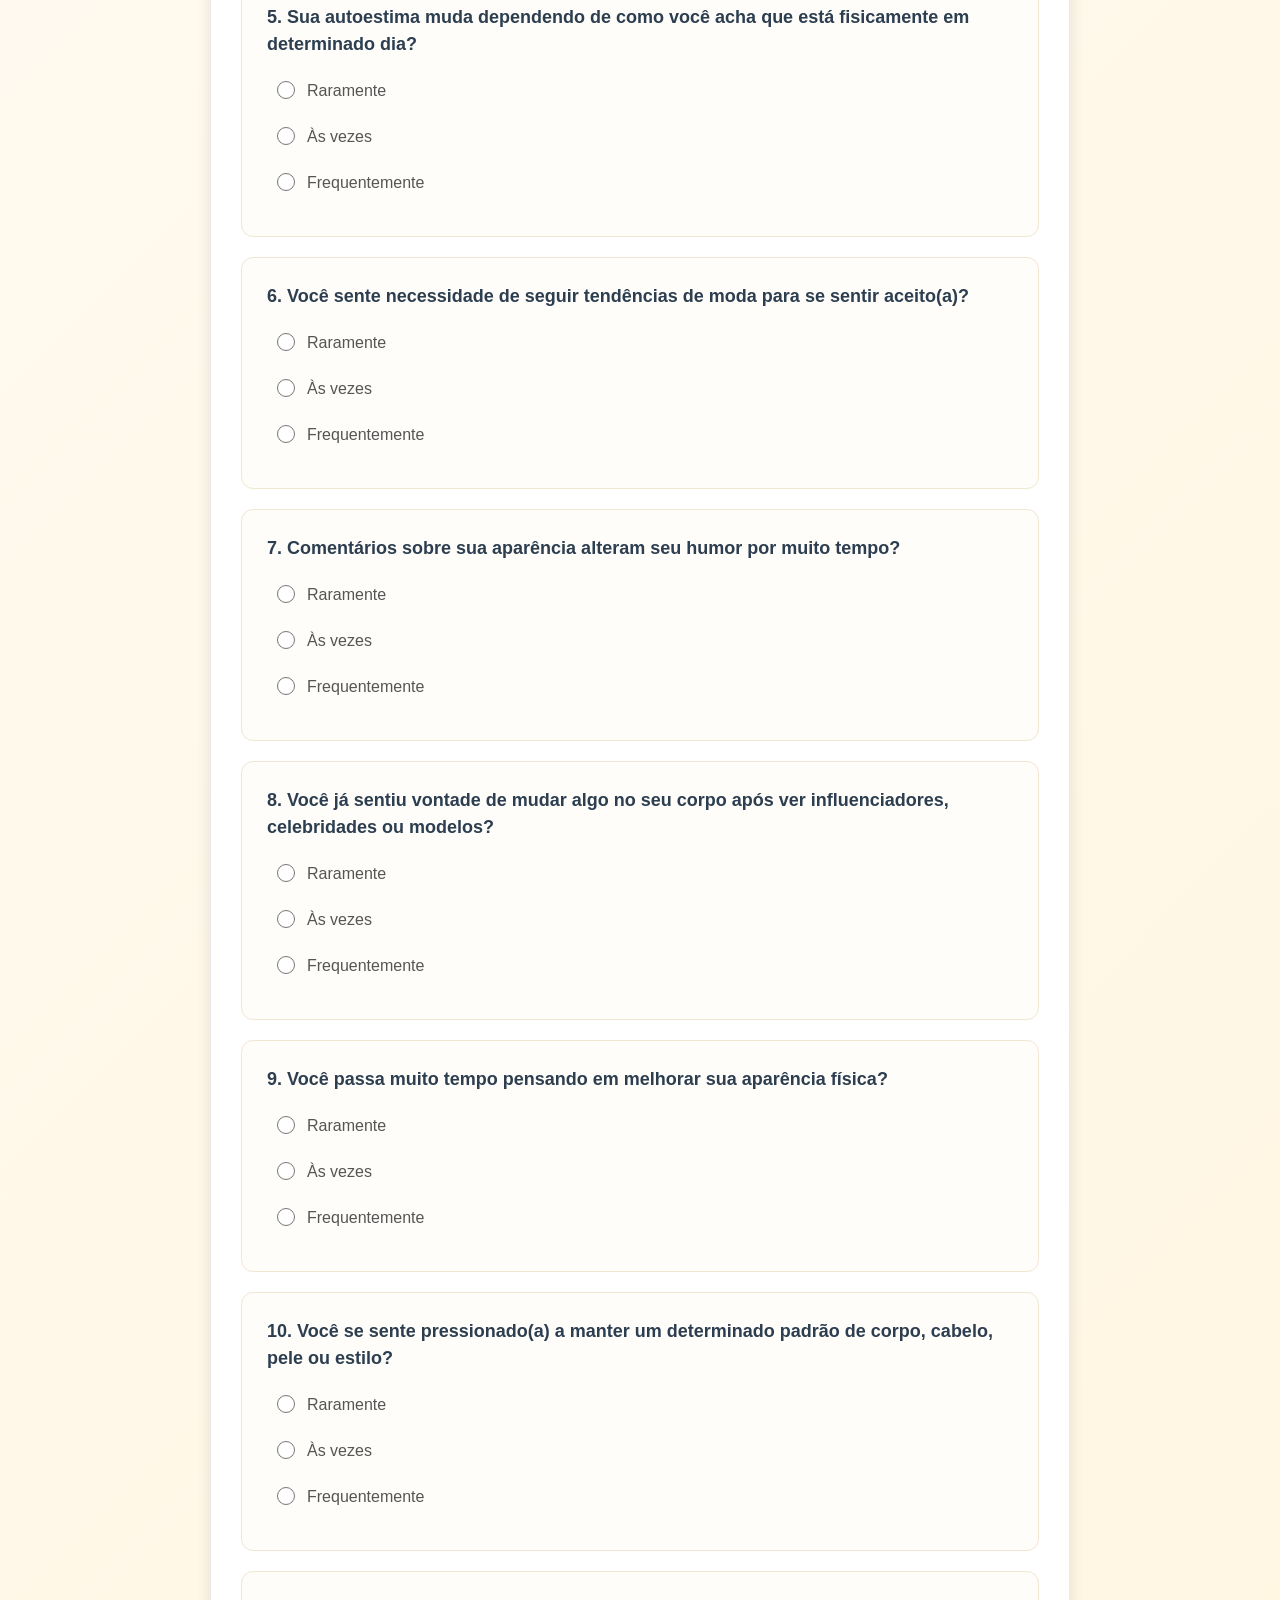
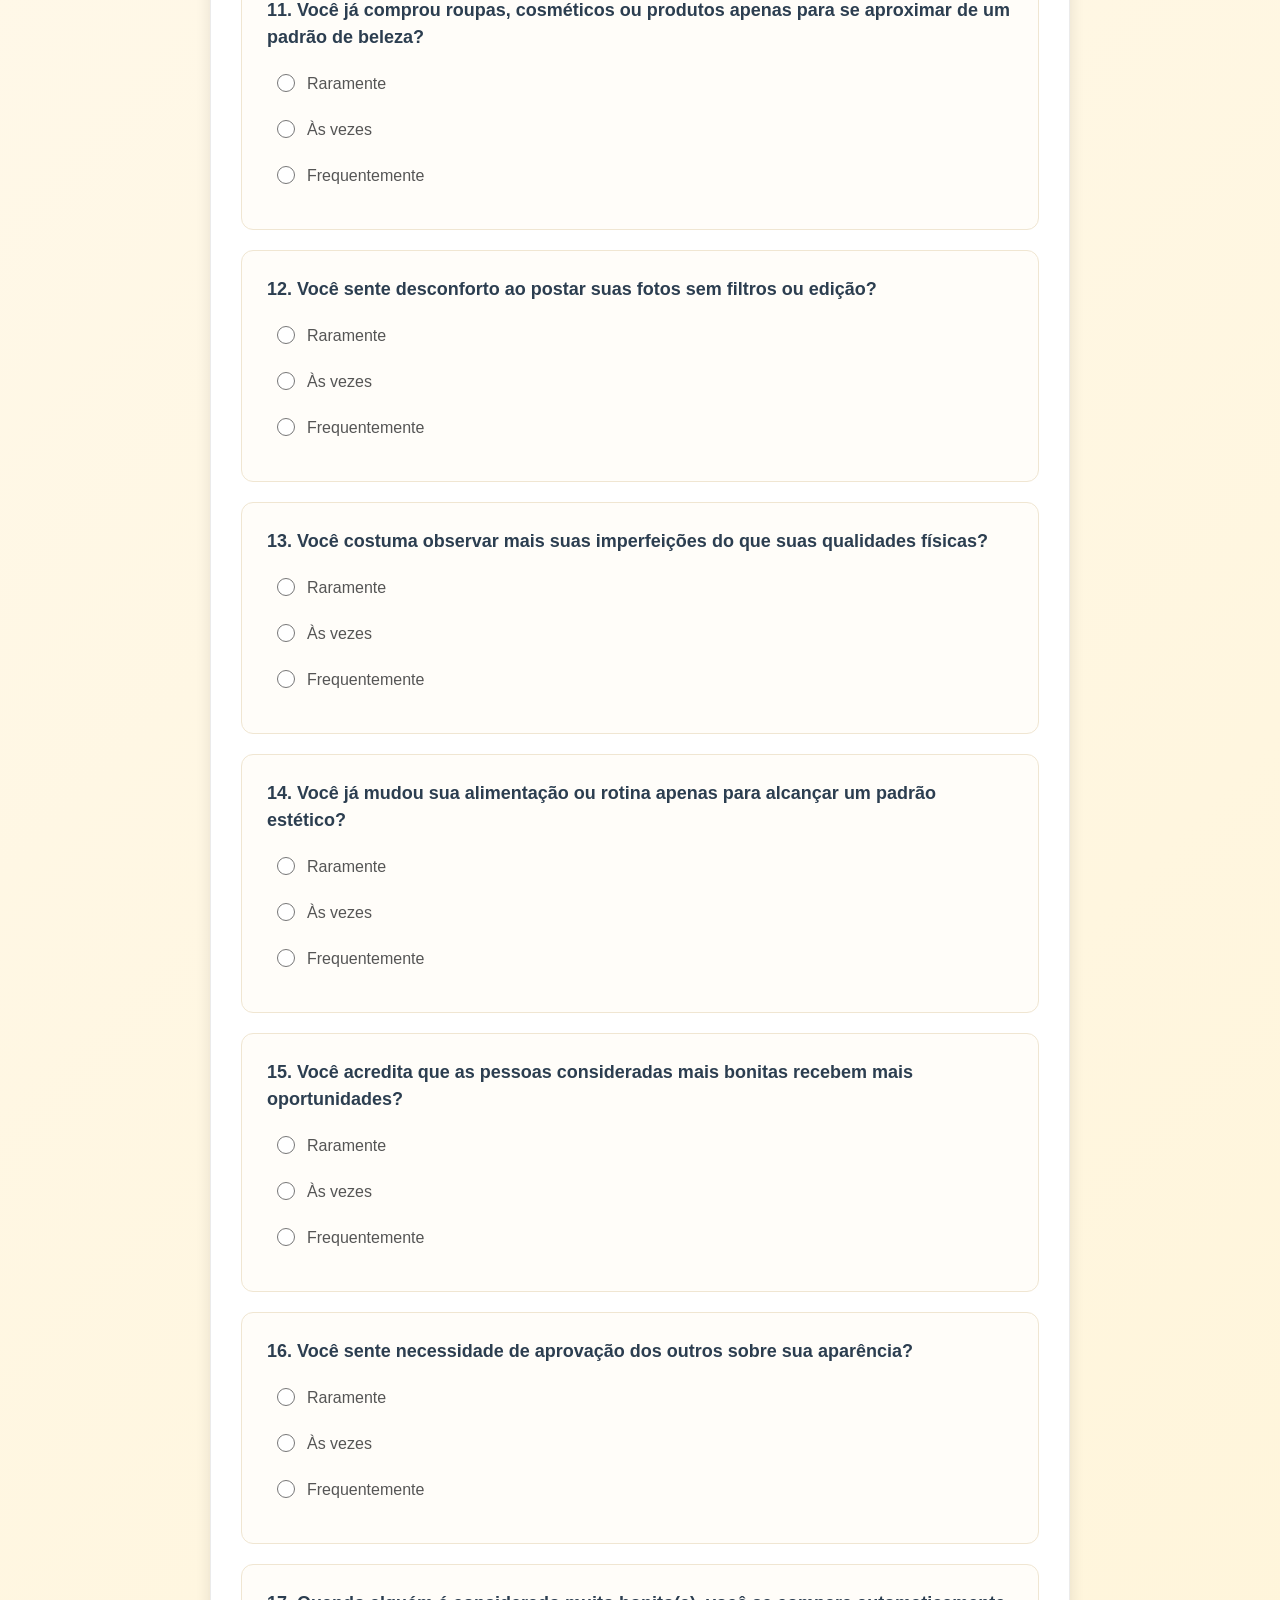
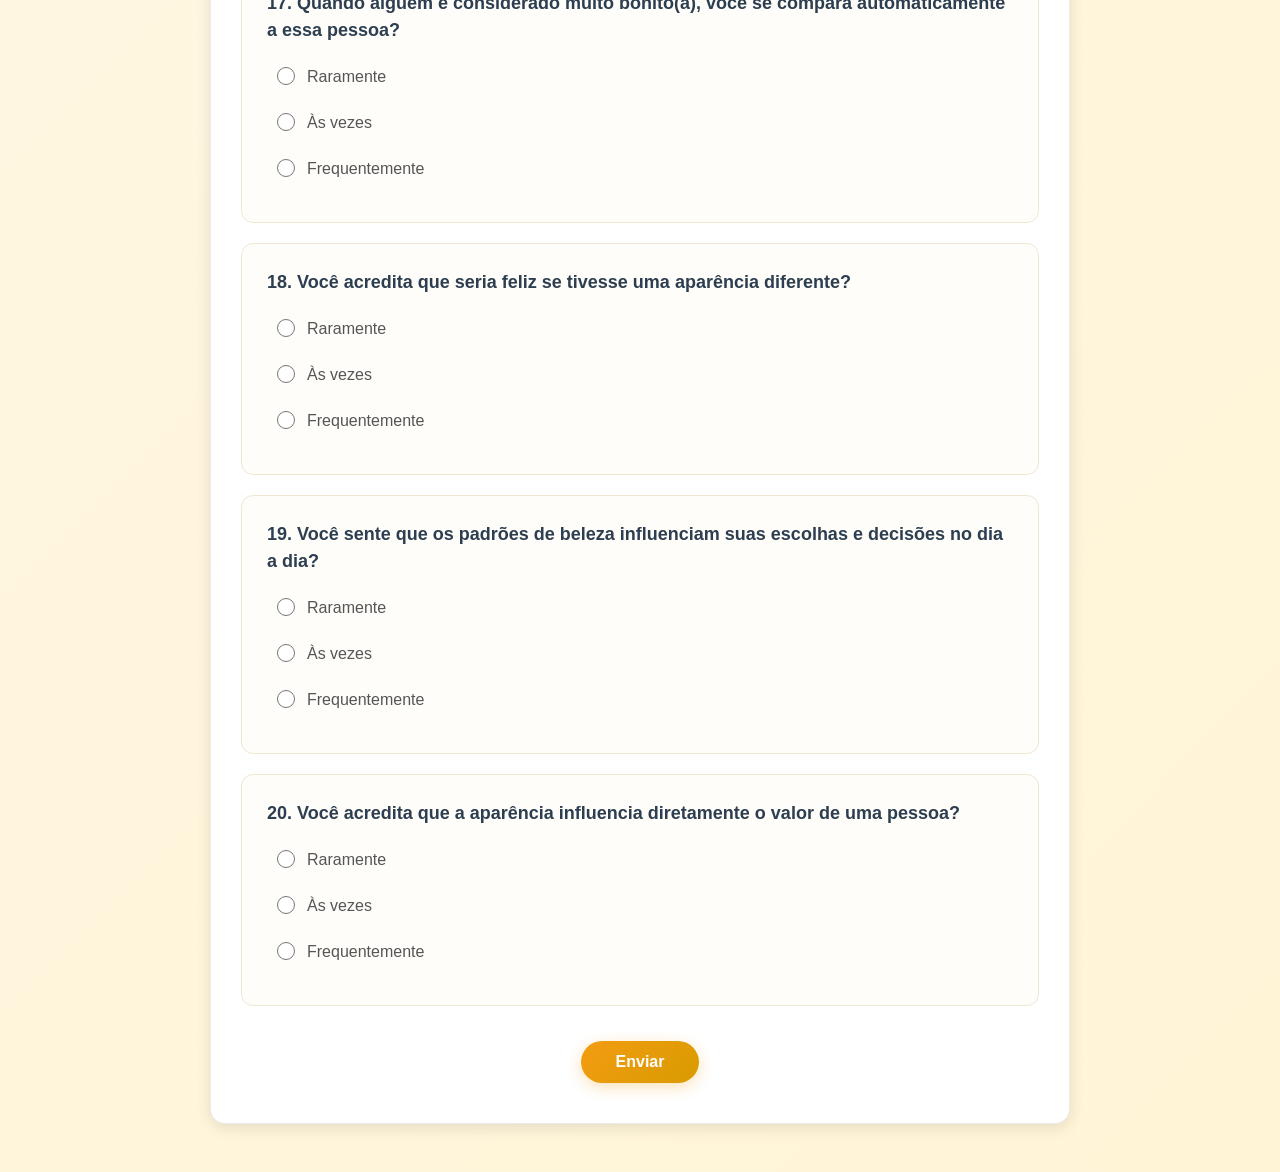
<file: Conteúdos/quiz.html>
<!DOCTYPE html>
<html lang="pt-BR">
<head>
    <meta charset="UTF-8">
    <meta name="viewport" content="width=device-width, initial-scale=1.0">
    <title>Quiz</title>
    <link rel="stylesheet" href="style.css">
</head>
<body class="quiz-page">

    <header>
      <nav class="nav-links" aria-label="Navegação principal">
        <a href="../index.html">Início</a>
        <a href="../historia.html">História</a>
        <a href="../conteudos.html" class="active">Conteúdos</a>
        <a href="../contatos.html">Contatos</a>
      </nav>
    </header>

    <main id="quiz-container">
        <div id="start-screen" class="quiz-panel">
            <span class="quiz-kicker">Autoestima &amp; Bem-estar</span>
            <h1>Quiz de Autoestima</h1>
            <p>Bem-vindo ao quiz! Não há respostas certas ou erradas.</p>
            <p>Seja sincero para obter o melhor resultado.</p>
        </div>

        <form id="quiz-form">
            <h2>Questões</h2>

            <div id="idade" class="question-group">
                <p>1. Qual é a sua faixa etária?</p>
                <label><input type="radio" name="question1" value="10"> 18-24 anos</label><br>
                <label><input type="radio" name="question1" value="20"> 25-34 anos</label><br>
                <label><input type="radio" name="question1" value="30"> 35-49 anos</label><br>
                <label><input type="radio" name="question1" value="40"> 50 anos ou mais</label>
            </div>

            <div id="genero" class="question-group">
                <p>2. Qual é o seu gênero?</p>
                <label><input type="radio" name="question2" value="50"> Masculino</label><br>
                <label><input type="radio" name="question2" value="60"> Feminino</label><br>
                <label><input type="radio" name="question2" value="70"> Não-binário</label><br>
                <label><input type="radio" name="question2" value="80"> Outro</label>
            </div>

            <div id="questao3" class="question-group">
                <p>3. Você compara sua aparência com a de pessoas que vê nas redes sociais?</p>
                <label><input type="radio" name="question3" value="1"> Raramente</label><br>
                <label><input type="radio" name="question3" value="2"> Às vezes</label><br>
                <label><input type="radio" name="question3" value="3"> Frequentemente</label>
            </div>

            <div id="questao4" class="question-group">
                <p>4. Você já deixou de participar de algum evento por não se sentir bonito(a) ou suficiente?</p>
                <label><input type="radio" name="question4" value="1"> Raramente</label><br>
                <label><input type="radio" name="question4" value="2"> Às vezes</label><br>
                <label><input type="radio" name="question4" value="3"> Frequentemente</label>
            </div>

            <div id="questao5" class="question-group">
                <p>5. Sua autoestima muda dependendo de como você acha que está fisicamente em determinado dia?</p>
                <label><input type="radio" name="question5" value="1"> Raramente</label><br>
                <label><input type="radio" name="question5" value="2"> Às vezes</label><br>
                <label><input type="radio" name="question5" value="3"> Frequentemente</label>
            </div>

            <div id="questao6" class="question-group">
                <p>6. Você sente necessidade de seguir tendências de moda para se sentir aceito(a)?</p>
                <label><input type="radio" name="question6" value="1"> Raramente</label><br>
                <label><input type="radio" name="question6" value="2"> Às vezes</label><br>
                <label><input type="radio" name="question6" value="3"> Frequentemente</label>
            </div>

            <div id="questao7" class="question-group">
                <p>7. Comentários sobre sua aparência alteram seu humor por muito tempo?</p>
                <label><input type="radio" name="question7" value="1"> Raramente</label><br>
                <label><input type="radio" name="question7" value="2"> Às vezes</label><br>
                <label><input type="radio" name="question7" value="3"> Frequentemente</label>
            </div>

            <div id="questao8" class="question-group">
                <p>8. Você já sentiu vontade de mudar algo no seu corpo após ver influenciadores, celebridades ou modelos?</p>
                <label><input type="radio" name="question8" value="1"> Raramente</label><br>
                <label><input type="radio" name="question8" value="2"> Às vezes</label><br>
                <label><input type="radio" name="question8" value="3"> Frequentemente</label>
            </div>

            <div id="questao9" class="question-group">
                <p>9. Você passa muito tempo pensando em melhorar sua aparência física?</p>
                <label><input type="radio" name="question9" value="1"> Raramente</label><br>
                <label><input type="radio" name="question9" value="2"> Às vezes</label><br>
                <label><input type="radio" name="question9" value="3"> Frequentemente</label>
            </div>

            <div id="questao10" class="question-group">
                <p>10. Você se sente pressionado(a) a manter um determinado padrão de corpo, cabelo, pele ou estilo?</p>
                <label><input type="radio" name="question10" value="1"> Raramente</label><br>
                <label><input type="radio" name="question10" value="2"> Às vezes</label><br>
                <label><input type="radio" name="question10" value="3"> Frequentemente</label>
            </div>

            <div id="questao11" class="question-group">
                <p>11. Você já comprou roupas, cosméticos ou produtos apenas para se aproximar de um padrão de beleza?</p>
                <label><input type="radio" name="question11" value="1"> Raramente</label><br>
                <label><input type="radio" name="question11" value="2"> Às vezes</label><br>
                <label><input type="radio" name="question11" value="3"> Frequentemente</label>
            </div>

            <div id="questao12" class="question-group">
                <p>12. Você sente desconforto ao postar suas fotos sem filtros ou edição?</p>
                <label><input type="radio" name="question12" value="1"> Raramente</label><br>
                <label><input type="radio" name="question12" value="2"> Às vezes</label><br>
                <label><input type="radio" name="question12" value="3"> Frequentemente</label>
            </div>

            <div id="questao13" class="question-group">
                <p>13. Você costuma observar mais suas imperfeições do que suas qualidades físicas?</p>
                <label><input type="radio" name="question13" value="1"> Raramente</label><br>
                <label><input type="radio" name="question13" value="2"> Às vezes</label><br>
                <label><input type="radio" name="question13" value="3"> Frequentemente</label>
            </div>

            <div id="questao14" class="question-group">
                <p>14. Você já mudou sua alimentação ou rotina apenas para alcançar um padrão estético?</p>
                <label><input type="radio" name="question14" value="1"> Raramente</label><br>
                <label><input type="radio" name="question14" value="2"> Às vezes</label><br>
                <label><input type="radio" name="question14" value="3"> Frequentemente</label>
            </div>

            <div id="questao15" class="question-group">
                <p>15. Você acredita que as pessoas consideradas mais bonitas recebem mais oportunidades?</p>
                <label><input type="radio" name="question15" value="1"> Raramente</label><br>
                <label><input type="radio" name="question15" value="2"> Às vezes</label><br>
                <label><input type="radio" name="question15" value="3"> Frequentemente</label>
            </div>

            <div id="questao16" class="question-group">
                <p>16. Você sente necessidade de aprovação dos outros sobre sua aparência?</p>
                <label><input type="radio" name="question16" value="1"> Raramente</label><br>
                <label><input type="radio" name="question16" value="2"> Às vezes</label><br>
                <label><input type="radio" name="question16" value="3"> Frequentemente</label>
            </div>

            <div id="questao17" class="question-group">
                <p>17. Quando alguém é considerado muito bonito(a), você se compara automaticamente a essa pessoa?</p>
                <label><input type="radio" name="question17" value="1"> Raramente</label><br>
                <label><input type="radio" name="question17" value="2"> Às vezes</label><br>
                <label><input type="radio" name="question17" value="3"> Frequentemente</label>
            </div>

            <div id="questao18" class="question-group">
                <p>18. Você acredita que seria feliz se tivesse uma aparência diferente?</p>
                <label><input type="radio" name="question18" value="1"> Raramente</label><br>
                <label><input type="radio" name="question18" value="2"> Às vezes</label><br>
                <label><input type="radio" name="question18" value="3"> Frequentemente</label>
            </div>

            <div id="questao19" class="question-group">
                <p>19. Você sente que os padrões de beleza influenciam suas escolhas e decisões no dia a dia?</p>
                <label><input type="radio" name="question19" value="1"> Raramente</label><br>
                <label><input type="radio" name="question19" value="2"> Às vezes</label><br>
                <label><input type="radio" name="question19" value="3"> Frequentemente</label>
            </div>

            <div id="questao20" class="question-group">
                <p>20. Você acredita que a aparência influencia diretamente o valor de uma pessoa?</p>
                <label><input type="radio" name="question20" value="1"> Raramente</label><br>
                <label><input type="radio" name="question20" value="2"> Às vezes</label><br>
                <label><input type="radio" name="question20" value="3"> Frequentemente</label>
            </div>

            <div id="button-container">
                <button type="button" id="submit-button" class="primary-btn">Enviar</button>
            </div>
        </form>
    </main>

    <script src="quiz.js"></script>
</body>
</html>
</file>
<file: style.css>
* {
  margin: 0;
  padding: 0;
  box-sizing: border-box;
}

body {
  font-family: 'Segoe UI', Tahoma, Geneva, Verdana, sans-serif;
  background: linear-gradient(135deg, #fffbf6 0%, #fff4d6 100%);
  min-height: 100vh;
  color: #333;
}

header {
  display: flex;
  justify-content: space-between;
  align-items: center;
  padding: 20px 40px;
  background-color: #fff;
  box-shadow: 0 2px 10px rgba(0, 0, 0, 0.1);
  position: sticky;
  top: 0;
  z-index: 100;
}

.brand-group {
  display: flex;
  align-items: center;
  gap: 14px;
}

.logo-img {
  display: flex;
  align-items: center;
  justify-content: center;
}

.logo-img img {
  max-height: 50px;
  width: auto;
  display: block;
}

.brand-title {
  font-size: 24px;
  font-weight: bold;
  color: #2c3e50;
  line-height: 1.2;
}

.nav-links {
  display: flex;
  justify-content: right;
  gap: 30px;
}

.nav-links a {
  text-decoration: none;
  color: #555;
  font-weight: 600;
  transition: color 0.3s ease;
  position: relative;
}

.nav-links a:hover {
  color: #d99b00;
}

.nav-links a::after {
  content: '';
  position: absolute;
  width: 0;
  height: 2px;
  bottom: -5px;
  left: 0;
  background-color: #f39c12;
  transition: width 0.3s ease;
}

.nav-links a:hover::after {
  width: 100%;
}

.hero-container {
  padding: 60px 40px;
  display: grid;
  grid-template-columns: 1fr 1fr;
  gap: 40px;
  align-items: center;
  max-width: 1200px;
  margin: 0 auto;
}

.hero-text {
  text-align: left;
  max-width: 450px;
}

.hero-title {
  font-size: 48px;
  font-weight: 700;
  color: #2c3e50;
  margin-bottom: 20px;
  line-height: 1.3;
}

.hero-description {
  font-size: 18px;
  color: #555;
  line-height: 1.6;
}

.hero-image {
  width: 100%;
  height: 400px;
  background-image: url('./img/Espelho.jpe');
  background-size: cover;
  background-position: center;
  border-radius: 15px;
  box-shadow: 0 10px 40px rgba(0, 0, 0, 0.2);
}

.cards-section {
  padding: 80px 40px;
  max-width: 1200px;
  margin: 0 auto;
}

.cards-section h2 {
  font-size: 36px;
  font-weight: 700;
  color: #2c3e50;
  text-align: center;
  margin-bottom: 50px;
}

.cards-container {
  display: grid;
  grid-template-columns: repeat(auto-fit, minmax(300px, 1fr));
  gap: 30px;
}

.card {
  background: white;
  border-radius: 15px;
  padding: 40px 30px;
  text-decoration: none;
  color: #333;
  box-shadow: 0 4px 15px rgba(0, 0, 0, 0.1);
  transition: all 0.3s ease;
  display: flex;
  flex-direction: column;
  align-items: center;
  text-align: center;
  position: relative;
  overflow: hidden;
  cursor: pointer;
}

.card::before {
  content: '';
  position: absolute;
  top: 0;
  left: 0;
  width: 100%;
  height: 4px;
  background: linear-gradient(90deg, #f1c40f, #f39c12);
  transform: translateX(-100%);
  transition: transform 0.3s ease;
}

.card:hover {
  transform: translateY(-10px);
  box-shadow: 0 15px 40px rgba(0, 0, 0, 0.2);
}

.card:hover::before {
  transform: translateX(0);
}

.card-icon {
  font-size: 60px;
  margin-bottom: 20px;
  transition: transform 0.3s ease;
}

.card:hover .card-icon {
  transform: scale(1.2) rotate(10deg);
}

.card h3 {
  font-size: 24px;
  font-weight: 700;
  margin-bottom: 15px;
  color: #2c3e50;
}

.card p {
  font-size: 16px;
  color: #666;
  margin-bottom: 25px;
  line-height: 1.5;
  flex-grow: 1;
}

.card-btn {
  display: inline-block;
  background: linear-gradient(135deg, #f39c12, #d99b00);
  color: white;
  padding: 12px 30px;
  border-radius: 25px;
  font-weight: 600;
  transition: all 0.3s ease;
  margin-top: auto;
}

.card:hover .card-btn {
  transform: scale(1.1);
  box-shadow: 0 5px 15px rgba(243, 156, 18, 0.4);
}

.stats-section {
  background-color: white;
  padding: 60px 40px;
  margin-top: 40px;
}

.stats-container {
  display: grid;
  grid-template-columns: repeat(auto-fit, minmax(280px, 1fr));
  gap: 30px;
  max-width: 1200px;
  margin: 0 auto;
}

.stat-card {
  background: linear-gradient(135deg, #fff3b0 0%, #f3a712 100%);
  color: #2f2200;
  padding: 40px;
  border-radius: 15px;
  text-align: center;
  box-shadow: 0 4px 15px rgba(0, 0, 0, 0.1);
  transition: transform 0.3s ease;
}

.stat-card:hover {
  transform: translateY(-5px);
  box-shadow: 0 8px 25px rgba(0, 0, 0, 0.2);
}

.stat-number {
  font-size: 48px;
  font-weight: 700;
  margin-bottom: 15px;
}

.stat-title {
  font-size: 16px;
  line-height: 1.5;
  opacity: 0.95;
}

.info-section {
  max-width: 1200px;
  margin: 40px auto;
  padding: 0 40px;
}

.info-block {
  margin-bottom: 30px;
}

.info-title {
  font-size: 36px;
  font-weight: 700;
  color: #2c3e50;
  margin-bottom: 20px;
}

.info-text {
  font-size: 18px;
  color: #555;
  line-height: 1.7;
  max-width: 900px;
  margin: 0 auto;
}

main + p {
  max-width: 1200px;
  margin: 40px auto;
  padding: 0 40px;
  font-size: 18px;
  color: #555;
  line-height: 1.7;
}

.contacts-section {
  padding: 80px 40px 85px 40px;
  max-width: 1200px;
  margin: 0 auto;
}

.contacts-section h2 {
  font-size: 36px;
  font-weight: 700;
  color: #2c3e50;
  text-align: center;
  margin-bottom: 50px;
}

.contacts-container {
  display: grid;
  grid-template-columns: repeat(auto-fit, minmax(320px, 1fr));
  gap: 30px;
}

.contact-card {
  background: white;
  border-radius: 15px;
  padding: 35px;
  box-shadow: 0 4px 15px rgba(0, 0, 0, 0.1);
  transition: all 0.3s ease;
  border-left: 4px solid #f39c12;
}

.contact-card:hover {
  transform: translateY(-5px);
  box-shadow: 0 10px 30px rgba(0, 0, 0, 0.15);
}

.contact-card h3 {
  font-size: 22px;
  font-weight: 700;
  color: #2c3e50;
  margin-bottom: 18px;
  line-height: 1.4;
}

.contact-card p {
  font-size: 16px;
  color: #555;
  margin-bottom: 15px;
  line-height: 1.8;
}

.contact-card p:last-child {
  margin-bottom: 0;
}

footer {
  background-color: #ffd725;
  color: black;
  text-align: center;
  padding: 20px 40px;
  margin-top: 0;
}

footer p {
  margin: 0;
  font-size: 16px;
  line-height: 1.6;
}

@media (max-width: 768px) {
  header {
    flex-direction: column;
    gap: 20px;
    padding: 20px;
  }

  .nav-links {
    justify-content: center;
    gap: 20px;
  }

  .hero-container {
    grid-template-columns: 1fr;
    padding: 40px 20px;
  }

  .hero-title {
    font-size: 36px;
  }

  .hero-image {
    height: 300px;
  }

  .cards-section {
    padding: 40px 20px;
  }

  .cards-section h2 {
    font-size: 28px;
    margin-bottom: 30px;
  }

  .cards-container {
    grid-template-columns: 1fr;
    gap: 20px;
  }

  .card {
    padding: 30px 20px;
  }

  .card-icon {
    font-size: 48px;
  }

  .stats-section {
    padding: 40px 20px;
  }

  .contacts-section {
    padding: 40px 20px 300px 20px;
  }

  .contacts-container {
    grid-template-columns: 1fr;
    gap: 20px;
  }

  .contact-card {
    padding: 25px;
  }

  .contact-card h3 {
    font-size: 18px;
  }

  .contact-card p {
    font-size: 14px;
  }
}

@media (max-width: 480px) {
  .hero-title {
    font-size: 28px;
  }

  .cards-section h2 {
    font-size: 24px;
  }

  .card h3 {
    font-size: 20px;
  }

  .card p {
    font-size: 14px;
  }

  .stat-number {
    font-size: 36px;
  }
}
</file>
<file: Conteúdos/pasta.css>
* {
  margin: 0;
  padding: 0;
  box-sizing: border-box;
}

body {
  font-family: 'Segoe UI', Tahoma, Geneva, Verdana, sans-serif;
  background: linear-gradient(135deg, #fffaf0 0%, #f7d66e 100%);
  min-height: 100vh;
  color: #333;
}

.site-header {
  display: flex;
  align-items: center;
  justify-content: flex-end;
  min-height: 18px;
  padding: 1.5rem 2rem;
  position: sticky;
  top: 0;
  z-index: 100;
  background: rgba(255, 255, 255, 0.9);
  backdrop-filter: blur(10px);
  box-shadow: 0 10px 30px rgba(92, 68, 26, 0.08);
  border-bottom: 1px solid rgba(212, 154, 0, 0.12);
}

.header-inner {
  max-width: 1200px;
  margin: 0 auto;
  padding: 1.2rem 1.5rem;
  display: flex;
  align-items: center;
  justify-content: space-between;
  gap: 1.25rem;
}

.brand-logo {
  text-decoration: none;
  font-size: 1.35rem;
  font-weight: 800;
  color: #2c3e50;
  letter-spacing: 0.02em;
}

.nav-links {
  display: flex;
  justify-content: flex-end;
  align-items: center;
  gap: 30px;
  flex-wrap: wrap;
}

.nav-links a {
  text-decoration: none;
  color: #555;
  font-weight: 600;
  transition: color 0.25s ease;
  position: relative;
}

.nav-links a:hover,
.nav-links a.active {
  color: #d49a00;
}

.nav-links a::after {
  content: '';
  position: absolute;
  width: 0;
  height: 2px;
  bottom: -5px;
  left: 0;
  background-color: #d49a00;
  transition: width 0.3s ease;
}

.nav-links a:hover::after,
.nav-links a.active::after {
  width: 100%;
}

.editorial-page {
  color: #2b2b2b;
}

.editorial-container {
  max-width: 1200px;
  margin: 0 auto;
  padding: 4rem 1.25rem 5rem;
}

.editorial-header {
  text-align: center;
  padding: 2rem 0 2.8rem;
}

.editorial-kicker {
  display: inline-block;
  padding: 0.55rem 1.1rem;
  border-radius: 999px;
  background: rgba(255, 240, 206, 0.9);
  border: 1px solid rgba(212, 154, 0, 0.25);
  color: #8d6200;
  font-size: 0.78rem;
  font-weight: 700;
  letter-spacing: 0.12em;
  text-transform: uppercase;
}

.editorial-title {
  margin: 1.2rem auto 0.9rem;
  font-size: clamp(2.2rem, 5vw, 4rem);
  line-height: 1.1;
  color: #2c3e50;
}

.editorial-subtitle {
  max-width: 760px;
  margin: 0 auto;
  font-size: 1.08rem;
  line-height: 1.8;
  color: #5b5b5b;
}

.articles-feed-section {
  background: rgba(255, 255, 255, 0.8);
  border: 1px solid rgba(214, 174, 87, 0.2);
  border-radius: 28px;
  box-shadow: 0 22px 50px rgba(82, 56, 11, 0.08);
  padding: 1.5rem;
}

.feed-bar {
  display: flex;
  align-items: center;
  justify-content: space-between;
  gap: 1rem;
  padding: 0.5rem 0.75rem 1.2rem;
  border-bottom: 1px solid rgba(212, 154, 0, 0.14);
  margin-bottom: 1.75rem;
}

.feed-bar h2 {
  font-size: clamp(1.3rem, 2vw, 2rem);
  color: #2c3e50;
}

.feed-meta {
  display: inline-flex;
  align-items: center;
  padding: 0.45rem 0.8rem;
  border-radius: 999px;
  background: #fff7dc;
  border: 1px solid rgba(212, 154, 0, 0.15);
  color: #865f00;
  font-weight: 700;
  font-size: 0.8rem;
}

.editorial-feed {
  display: grid;
  gap: 1.5rem;
}

.editorial-intro {
  display: grid;
  grid-template-columns: 1.8fr 1fr;
  gap: 1.5rem;
  align-items: center;
  background: linear-gradient(135deg, #fff4f7 0%, #fffaf4 100%);
  border: 1px solid rgba(230, 173, 198, 0.38);
  border-radius: 24px;
  padding: 2rem;
}

.intro-copy {
  color: #533f57;
}

.intro-badge {
  display: inline-block;
  margin-bottom: 0.9rem;
  padding: 0.45rem 0.8rem;
  border-radius: 999px;
  background: rgba(180, 116, 219, 0.12);
  color: #7a4cab;
  font-size: 0.72rem;
  font-weight: 800;
  letter-spacing: 0.08em;
  text-transform: uppercase;
}

.intro-copy h2 {
  margin: 0 0 1rem;
  font-size: clamp(1.7rem, 3vw, 2.6rem);
  color: #8a5b96;
}

.intro-copy p {
  margin: 0.8rem 0;
  line-height: 1.8;
  color: #5d4d63;
}

.intro-visual {
  display: flex;
  flex-direction: column;
  align-items: center;
  justify-content: center;
  text-align: center;
  gap: 0.9rem;
  padding: 1rem;
  border-radius: 22px;
  background: rgba(255, 255, 255, 0.7);
  border: 1px dashed rgba(180, 116, 219, 0.3);
}

.intro-visual img {
  width: min(180px, 80%);
  border-radius: 18px;
  box-shadow: 0 14px 24px rgba(130, 99, 164, 0.15);
}

.intro-visual p {
  margin: 0;
  font-style: italic;
  color: #7a4cab;
  line-height: 1.6;
}

.article-links {
  display: grid;
  grid-template-columns: repeat(auto-fit, minmax(230px, 1fr));
  gap: 1rem;
}

.article-link {
  display: flex;
  flex-direction: column;
  justify-content: space-between;
  min-height: 150px;
  padding: 1.3rem 1.2rem;
  border-radius: 18px;
  text-decoration: none;
  background: linear-gradient(180deg, #fffdf9 0%, #f9f3ea 100%);
  border: 1px solid rgba(214, 174, 87, 0.18);
  box-shadow: 0 12px 24px rgba(76, 52, 5, 0.04);
  transition: transform 0.2s ease, box-shadow 0.2s ease, border-color 0.2s ease;
}

.article-link:hover {
  transform: translateY(-3px);
  border-color: rgba(168, 120, 13, 0.3);
  box-shadow: 0 16px 34px rgba(89, 64, 26, 0.08);
}

.article-link strong {
  color: #2c3e50;
  font-size: 1.08rem;
  line-height: 1.5;
}

.article-tag {
  display: inline-flex;
  align-self: flex-start;
  margin-bottom: 0.8rem;
  padding: 0.38rem 0.7rem;
  border-radius: 999px;
  background: rgba(247, 214, 110, 0.25);
  color: #8b6505;
  font-size: 0.72rem;
  font-weight: 700;
  letter-spacing: 0.05em;
  text-transform: uppercase;
}

.editorial-footer {
  background: rgba(42, 39, 34, 0.9);
  color: #f4efe9;
}

.footer-inner {
  max-width: 1200px;
  margin: 0 auto;
  padding: 2rem 1.25rem;
  text-align: center;
}

.footer-note {
  margin-top: 0.45rem;
  color: rgba(255, 255, 255, 0.75);
}

@media (max-width: 900px) {
  .editorial-intro {
    grid-template-columns: 1fr;
  }
}

@media (max-width: 768px) {
  header {
    justify-content: center;
    padding: 20px;
  }

  .header-inner {
    flex-direction: column;
  }

  .nav-links {
    justify-content: center;
    gap: 15px;
  }

  .articles-feed-section {
    padding: 1rem;
  }

  .feed-bar {
    flex-direction: column;
    align-items: flex-start;
  }

  .quiz-panel {
    padding: 30px 20px;
  }
}

#quiz {
  max-width: 900px;
  margin: 60px auto;
  padding: 0 20px;
}

.quiz-panel {
  background: rgba(255, 255, 255, 0.92);
  border-radius: 20px;
  box-shadow: 0 12px 30px rgba(0, 0, 0, 0.08);
  padding: 40px 30px;
  text-align: center;
}

.result-panel {
  max-width: 760px;
  margin: 0 auto;
}

.result-panel h2 {
  color: #2c3e50;
  margin-bottom: 20px;
}

.result-panel p,
.result-panel h4 {
  color: #555;
  line-height: 1.7;
  margin-bottom: 20px;
}

#start-screen h1,
#quiz-screen h2 {
  color: #2c3e50;
  margin-bottom: 20px;
}

#start-screen p,
#start-screen h3,
#quiz-screen h2 {
  color: #555;
  line-height: 1.6;
}

#start-screen h3 {
  margin: 20px 0 30px;
}

#options {
  display: grid;
  gap: 12px;
  margin: 25px 0;
}

.option-btn,
.primary-btn {
  border: none;
  border-radius: 999px;
  padding: 14px 20px;
  font-size: 1rem;
  font-weight: 600;
  cursor: pointer;
  transition: transform 0.2s ease, box-shadow 0.2s ease;
}

.option-btn {
  background: #fff7dd;
  color: #2c3e50;
  border: 1px solid #f3d57c;
}

.option-btn:hover,
.primary-btn:hover {
  transform: translateY(-2px);
  box-shadow: 0 8px 18px rgba(212, 154, 0, 0.2);
}

.primary-btn {
  background: linear-gradient(135deg, #f7d66e, #e7a900);
  color: #2f2200;
  margin-top: 10px;
}

#submit {
  display: inline-block;
}

.hero-container,
.articles-section,
.hero-text,
.hero-title,
.hero-description,
.card,
.card-img-container,
.card-img,
.card-body,
.card-tag,
.card-title,
.card-description,
.card-link,
.dashboard-grid,
.card-full,
#tabelaResumo,
#tabelaResumo th,
#tabelaResumo td {
  box-sizing: border-box;
}

.articles-section {
  padding: 4rem 8%;
  max-width: 1200px;
  margin: 0 auto;
}

.articles-section h2 {
  font-size: 2rem;
  margin-bottom: 2rem;
  text-align: center;
  color: #1a252f;
}

.cards-grid {
  display: flex;
  flex-direction: column;
  gap: 2rem;
  max-width: 850px;
  margin: 0 auto;
}

.card {
  background-color: #fff;
  border-radius: 8px;
  overflow: hidden;
  box-shadow: 0 2px 10px rgba(0, 0, 0, 0.04);
  border: 1px solid #faedcc;
  display: flex;
  flex-direction: row;
  align-items: stretch;
  transition: transform 0.2s ease, box-shadow 0.2s ease;
}

.card:hover {
  transform: translateY(-2px);
  box-shadow: 0 6px 20px rgba(212, 154, 0, 0.12);
}

.card-img-container {
  width: 280px;
  min-height: 100%;
  overflow: hidden;
  background-color: #f6e7ac;
  flex-shrink: 0;
}

.card-body {
  padding: 1.75rem;
  display: flex;
  flex-direction: column;
  flex-grow: 1;
}

@media (max-width: 768px) {
  .card {
    flex-direction: column;
  }
  .card-img-container {
    width: 100%;
    height: 180px;
  }
}

.card-img {
  width: 100%;
  height: 100%;
  object-fit: cover;
  transition: transform 0.3s ease;
}

.card:hover .card-img {
  transform: scale(1.05);
}

.card-body {
  padding: 1.5rem;
  display: flex;
  flex-direction: column;
  flex-grow: 1;
}

.card-tag {
  font-size: 0.75rem;
  text-transform: uppercase;
  font-weight: bold;
  color: #d49a00;
  margin-bottom: 0.5rem;
}

.card-title {
  font-size: 1.2rem;
  margin-bottom: 0.75rem;
  color: #2c3e50;
}

.card-description {
  font-size: 0.95rem;
  color: #666;
  margin-bottom: 1.5rem;
  flex-grow: 1;
}

.card-link {
  display: inline-block;
  text-align: center;
  padding: 0.6rem 1rem;
  background-color: #2c3e50;
  color: #fff;
  text-decoration: none;
  border-radius: 4px;
  font-weight: 500;
  transition: background-color 0.3s ease;
}

.card-link:hover {
  background-color: #d49a00;
}

.dashboard-grid {
  display: grid;
  grid-template-columns: 1fr 1fr;
  gap: 20px;
  max-width: 1000px;
  margin: 0 auto;
}

.card {
  background: #f9f9f9;
  padding: 20px;
  border-radius: 8px;
}

.card-full {
  grid-column: span 2;
}

#tabelaResumo {
  width: 100%;
  text-align: left;
  border-collapse: collapse;
}

#tabelaResumo th,
#tabelaResumo td {
  border: 1px solid #ccc;
  padding: 8px;
}


.glossario-container {
  max-width: 900px;
  margin: 40px auto;
  padding: 0 20px;
}

.glossario-header {
  text-align: center;
  margin-bottom: 30px;
}

.glossario-header h1 {
  font-size: 2.2rem;
  color: #2c3e50;
  margin-bottom: 10px;
}

.glossario-header p {
  color: #555;
  font-size: 1.1rem;
}

.search-section {
  margin-bottom: 25px;
}

.search-box {
  display: flex;
  gap: 10px;
  max-width: 600px;
  margin: 0 auto;
}

.search-box input[type="search"] {
  width: 100%;
  padding: 12px 20px;
  border-radius: 999px;
  border: 2px solid #f3d57c;
  background-color: #fff;
  font-size: 1rem;
  outline: none;
  transition: border-color 0.3s ease, box-shadow 0.3s ease;
}

.search-box input[type="search"]:focus {
  border-color: #d49a00;
  box-shadow: 0 0 10px rgba(212, 154, 0, 0.2);
}

.filter-section {
  text-align: center;
  margin-bottom: 35px;
}

.filter-section strong {
  display: block;
  margin-bottom: 12px;
  color: #2c3e50;
}

.filter-nav ul {
  list-style: none;
  display: flex;
  flex-wrap: wrap;
  justify-content: center;
  gap: 10px;
  padding: 0;
}

.filter-nav button {
  background: #fff;
  border: 1px solid #f3d57c;
  color: #2c3e50;
  padding: 8px 18px;
  border-radius: 20px;
  font-weight: 600;
  cursor: pointer;
  transition: all 0.3s ease;
}

.filter-nav button:hover,
.filter-nav button.active {
  background: linear-gradient(135deg, #f7d66e, #e7a900);
  color: #2f2200;
  border-color: transparent;
  box-shadow: 0 4px 10px rgba(212, 154, 0, 0.2);
}

.glossario-list {
  background: rgba(255, 255, 255, 0.95);
  border-radius: 16px;
  padding: 30px;
  box-shadow: 0 8px 25px rgba(0, 0, 0, 0.05);
}

.glossario-list dt {
  font-size: 1.25rem;
  color: #2c3e50;
  font-weight: 700;
  margin-top: 20px;
  display: flex;
  align-items: center;
  gap: 10px;
}

.glossario-list dt:first-child {
  margin-top: 0;
}

.tag-saude-mental {
  font-size: 0.75rem;
  background-color: #ffe6e6;
  color: #c0392b;
  padding: 3px 8px;
  border-radius: 12px;
  font-weight: 600;
  text-transform: uppercase;
}

.glossario-list dd {
  margin-left: 0;
  margin-top: 8px;
  margin-bottom: 20px;
  color: #555;
  line-height: 1.6;
  border-bottom: 1px solid #f0f0f0;
  padding-bottom: 20px;
}

.warning-box {
  background-color: #fff9e6;
  border-left: 4px solid #e7a900;
  padding: 12px 16px;
  border-radius: 6px;
  margin-top: 15px;
}

.warning-box summary {
  cursor: pointer;
  color: #8a6200;
  font-weight: bold;
}

.warning-box p {
  margin-top: 8px;
  font-size: 0.9rem;
  color: #666;
  line-height: 1.5;
}

@media (max-width: 768px) {
  header {
    justify-content: center;
    padding: 20px;
  }

  .nav-links {
    justify-content: center;
    gap: 15px;
  }

  .quiz-panel {
    padding: 30px 20px;
  }
}

.editorial-container {
  max-width: 1200px;
  margin: 0 auto;
  padding: 3rem 8%;
}

.editorial-header {
  text-align: center;
  max-width: 760px;
  margin: 0 auto 2.5rem;
}

.editorial-kicker {
  display: inline-block;
  font-size: 0.8rem;
  font-weight: 700;
  text-transform: uppercase;
  letter-spacing: 1.5px;
  color: #b88200;
  margin-bottom: 0.5rem;
}

.editorial-title {
  font-size: 2.5rem;
  color: #2c3e50;
  margin-bottom: 1rem;
}

.editorial-subtitle {
  font-size: 1.05rem;
  color: #555;
  line-height: 1.6;
}

.feed-bar {
  display: flex;
  justify-content: space-between;
  align-items: center;
  border-bottom: 2px solid rgba(212, 154, 0, 0.25);
  padding-bottom: 0.75rem;
  margin-bottom: 2rem;
}

.feed-bar h2 {
  font-size: 1.4rem;
  color: #2c3e50;
}

.feed-meta {
  font-size: 0.9rem;
  font-weight: 600;
  color: #8a6200;
}

.dica-folder-card {
  background-color: #fff;
  padding: 0;
  border-radius: 14px;
  border-top: 4px solid #e7a900;
  position: relative;
}

.folder-tab {
  background-color: #fff7dd;
  color: #8a6200;
  font-size: 0.78rem;
  font-weight: 700;
  padding: 0.55rem 1.2rem;
  border-bottom: 1px solid #f3d57c;
  letter-spacing: 0.4px;
}

.dica-img-container {
  height: 260px;
}

.inspirational-quote {
  font-family: Georgia, 'Times New Roman', serif;
  font-style: italic;
  font-size: 1.15rem;
  line-height: 1.55;
  color: #2c3e50;
  border-left: 3px solid #e7a900;
  padding-left: 0.9rem;
  margin-bottom: 1rem;
}

.open-dica-btn {
  border: none;
  cursor: pointer;
  width: 100%;
  font-size: 0.95rem;
}

.dica-modal {
  display: none;
  position: fixed;
  inset: 0;
  background: rgba(26, 37, 47, 0.75);
  z-index: 200;
  align-items: center;
  justify-content: center;
  padding: 20px;
}

.dica-modal.open {
  display: flex;
}

.dica-modal-content {
  background: #fff;
  max-width: 620px;
  width: 100%;
  border-radius: 16px;
  overflow: hidden;
  position: relative;
  box-shadow: 0 20px 50px rgba(0, 0, 0, 0.25);
}

.dica-modal-content img {
  width: 100%;
  max-height: 340px;
  object-fit: cover;
  display: block;
}

.modal-close {
  position: absolute;
  top: 12px;
  right: 14px;
  background: rgba(255, 255, 255, 0.9);
  border: none;
  width: 36px;
  height: 36px;
  border-radius: 50%;
  font-size: 1.5rem;
  line-height: 1;
  cursor: pointer;
  color: #2c3e50;
}

.modal-body {
  padding: 1.75rem;
}

.folder-badge {
  display: inline-block;
  background: #fff7dd;
  color: #8a6200;
  font-size: 0.8rem;
  font-weight: 700;
  padding: 4px 12px;
  border-radius: 999px;
  margin-bottom: 1rem;
}

.dica-practical-text {
  color: #555;
  line-height: 1.6;
  margin-bottom: 1.25rem;
}

.editorial-footer {
  text-align: center;
  padding: 2rem;
  color: #555;
  font-size: 0.9rem;
}
</file>
<file: Conteúdos/style.css>
/* ==========================================================================
   1. Variables & Base Reset
   ========================================================================== */
:root {
  --bg-color: #f4f7f6;
  --card-bg: #ffffff;
  --text-main: #2c3e50;
  --text-muted: #7f8c8d;
  --primary: #36A2EB;
  --accent: #4BC0C0;
  --danger: #FF6384;
  --shadow: 0 4px 12px rgba(0, 0, 0, 0.06);
}

* {
  box-sizing: border-box;
  margin: 0;
  padding: 0;
  font-family: 'Segoe UI', Roboto, Helvetica, Arial, sans-serif;
}

body {
  background-color: var(--bg-color);
  color: var(--text-main);
  padding: 24px;
  min-height: 100vh;
}

/* Optional Quiz Page Theme Override (Add class="quiz-page" to <body> if using warm theme) */
body.quiz-page {
  font-family: 'Segoe UI', Tahoma, Geneva, Verdana, sans-serif;
  background: linear-gradient(135deg, #fffbf6 0%, #fff4d6 100%);
  color: #333;
  padding: 0 0 48px 0;
}

/* ==========================================================================
   2. Header & Navigation (Shared & Page-Specific)
   ========================================================================== */
header {
  display: flex;
  flex-wrap: wrap;
  justify-content: space-between;
  align-items: center;
  margin-bottom: 24px;
  gap: 16px;
}

.header-title {
  display: flex;
  flex-direction: column;
}

header h1 {
  font-size: 1.6rem;
  font-weight: 700;
  color: var(--text-main);
  line-height: 1.2;
  margin: 0;
}

header h2 {
  font-size: 14px;
  color: #666;
  font-weight: 500;
  margin: 4px 0 0;
}

/* Sticky full-width header variant for Quiz */
body.quiz-page header {
  padding: 20px 40px;
  background-color: #fff;
  box-shadow: 0 2px 10px rgba(0, 0, 0, 0.1);
  position: sticky;
  top: 0;
  z-index: 100;
  margin-bottom: 0;
}

body.quiz-page header h1 {
  font-size: 24px;
}

.brand-group {
  display: flex;
  align-items: center;
  gap: 14px;
}

.brand-title {
  font-size: 24px;
  font-weight: 700;
  color: var(--text-main);
  line-height: 1.15;
}

/* Navigation Links (Quiz) */
.nav-links {
  display: flex;
  justify-content: right;
  gap: 30px;
}

.nav-links a {
  text-decoration: none;
  color: #555;
  font-weight: 600;
  transition: color 0.3s ease;
  position: relative;
  padding: 0;
  border-radius: 0;
}

.nav-links a:hover {
  color: #d99b00;
  background-color: transparent;
  transform: none;
}

.nav-links a.active {
  color: #d99b00;
}

.nav-links a::after {
  content: '';
  position: absolute;
  width: 0;
  height: 2px;
  bottom: -5px;
  left: 0;
  background-color: #f39c12;
  transition: width 0.3s ease;
}

.nav-links a:hover::after {
  width: 100%;
}

.nav-links a.active::after {
  width: 100%;
}

.nav-links a:focus-visible {
  outline: 2px solid #f39c12;
  outline-offset: 2px;
}

/* ==========================================================================
   3. Dashboard Layout & Components
   ========================================================================== */
.container {
  max-width: 1200px;
  margin: 0 auto;
}

.nav-tabs {
  display: flex;
  gap: 10px;
}

.tab-btn {
  padding: 10px 18px;
  border: none;
  border-radius: 8px;
  background-color: #e2e8f0;
  color: var(--text-main);
  font-weight: 600;
  cursor: pointer;
  transition: all 0.2s ease;
}

.tab-btn.active {
  background-color: var(--primary);
  color: #ffffff;
}

.btn-refresh {
  padding: 10px 16px;
  border: 1px solid #cbd5e1;
  border-radius: 8px;
  background-color: var(--card-bg);
  cursor: pointer;
  font-weight: 600;
}

.btn-refresh:hover {
  background-color: #f8fafc;
}

/* Status & Error Banners */
#status-banner {
  padding: 12px 16px;
  border-radius: 8px;
  margin-bottom: 20px;
  display: none;
  font-weight: 500;
}

#status-banner.loading {
  display: block;
  background-color: #e0f2fe;
  color: #0369a1;
}

#status-banner.error {
  display: block;
  background-color: #fee2e2;
  color: #b91c1c;
}

/* Dashboard Sections */
.dashboard-section {
  display: none;
}

.dashboard-section.active {
  display: block;
  animation: fadeIn 0.3s ease;
}

@keyframes fadeIn {
  from { opacity: 0; transform: translateY(5px); }
  to { opacity: 1; transform: translateY(0); }
}

/* KPI Grid */
.kpi-grid {
  display: grid;
  grid-template-columns: repeat(auto-fit, minmax(240px, 1fr));
  gap: 20px;
  margin-bottom: 24px;
}

.kpi-card {
  background-color: var(--card-bg);
  padding: 24px;
  border-radius: 12px;
  box-shadow: var(--shadow);
  border-left: 5px solid var(--primary);
}

.kpi-card:nth-child(2) {
  border-left-color: var(--accent);
}

.kpi-title {
  font-size: 0.9rem;
  color: var(--text-muted);
  text-transform: uppercase;
  letter-spacing: 0.5px;
  margin-bottom: 8px;
}

.kpi-value {
  font-size: 2.2rem;
  font-weight: 700;
  color: var(--text-main);
}

/* Charts Grid */
.charts-grid {
  display: grid;
  grid-template-columns: repeat(auto-fit, minmax(400px, 1fr));
  gap: 24px;
}

.chart-card {
  background-color: var(--card-bg);
  padding: 24px;
  border-radius: 12px;
  box-shadow: var(--shadow);
}

.chart-card h3 {
  font-size: 1.1rem;
  margin-bottom: 16px;
  color: var(--text-main);
}

.canvas-container {
  position: relative;
  height: 300px;
  width: 100%;
}

/* ==========================================================================
   4. Quiz Layout & Components
   ========================================================================== */
#quiz-container {
  width: min(100% - 32px, 860px);
  margin: 40px auto 0;
}

.quiz-panel,
#quiz-form,
#resultado-final {
  background: white;
  border: 1px solid rgba(0, 0, 0, 0.08);
  border-radius: 15px;
  box-shadow: 0 4px 15px rgba(0, 0, 0, 0.1);
}

.quiz-panel {
  margin-bottom: 30px;
  padding: 30px;
  text-align: center;
}

.quiz-kicker {
  display: inline-block;
  margin-bottom: 12px;
  padding: 7px 14px;
  border: 1px solid rgba(212, 154, 0, 0.24);
  border-radius: 999px;
  background: #fff7dc;
  color: #865f00;
  font-size: 12px;
  font-weight: 700;
  letter-spacing: 0.08em;
  text-transform: uppercase;
}

.quiz-panel h1 {
  margin: 0 0 12px;
  color: #2c3e50;
  font-size: clamp(30px, 5vw, 42px);
  line-height: 1.15;
}

.quiz-panel p {
  margin: 5px 0;
  color: #555;
  font-size: 16px;
  line-height: 1.6;
}

#quiz-form {
  padding: 40px 30px;
}

#quiz-form > h2 {
  margin: 0 0 25px;
  color: #2c3e50;
  font-size: 28px;
  font-weight: 700;
}

.question-group {
  margin: 0 0 20px;
  padding: 25px;
  background: #fffdf9;
  border: 1px solid #f0e6d2;
  border-radius: 12px;
}

.question-group > p {
  margin: 0 0 15px;
  color: #2c3e50;
  font-size: 18px;
  font-weight: 600;
  line-height: 1.5;
}

.question-group label {
  display: flex;
  align-items: flex-start;
  gap: 12px;
  width: fit-content;
  max-width: 100%;
  margin: 10px 0;
  padding: 6px 10px;
  color: #555;
  line-height: 1.5;
  border-radius: 6px;
  cursor: pointer;
  transition: background-color 0.2s ease, color 0.2s ease;
}

.question-group br {
  display: none;
}

.question-group label:hover {
  color: #d99b00;
  background-color: #fff4d6;
}

.question-group label:has(input[type="radio"]:checked) {
  color: #865f00;
  background-color: #fff1c7;
  border: 1px solid rgba(243, 156, 18, 0.35);
  margin: 9px 0;
  padding: 5px 9px;
  font-weight: 600;
}

.question-group input[type="radio"]:focus-visible {
  outline: 2px solid #f39c12;
  outline-offset: 3px;
}

.question-group input[type="radio"] {
  flex: 0 0 auto;
  width: 18px;
  height: 18px;
  margin-top: 2px;
  accent-color: #f39c12;
  cursor: pointer;
}

#button-container {
  display: flex;
  justify-content: center;
  padding-top: 15px;
}

.primary-btn {
  display: inline-block;
  background: linear-gradient(135deg, #f39c12, #d99b00);
  color: white;
  padding: 12px 35px;
  border-radius: 25px;
  font: inherit;
  font-weight: 600;
  border: 0;
  box-shadow: 0 4px 15px rgba(243, 156, 18, 0.3);
  cursor: pointer;
  transition: all 0.3s ease;
}

.primary-btn:hover {
  transform: translateY(-2px);
  box-shadow: 0 6px 20px rgba(243, 156, 18, 0.4);
  filter: brightness(1.05);
}

.primary-btn:active {
  transform: translateY(0);
}

#resultado-final {
  width: min(100% - 32px, 700px);
  margin: 30px auto;
  padding: 40px 30px;
  text-align: center;
}

#resultado-final h2 {
  margin: 0 0 15px;
  color: #2c3e50;
  font-size: 24px;
}

#resultado-final p {
  margin: 10px 0;
  color: #555;
  line-height: 1.6;
  font-size: 16px;
}

/* ==========================================================================
   5. Responsive Media Queries
   ========================================================================== */
@media (max-width: 768px) {
  body.quiz-page header {
    flex-direction: column;
    gap: 20px;
    padding: 20px;
    text-align: center;
  }

  .brand-group {
    justify-content: center;
  }

  .header-title {
    align-items: center;
  }

  .nav-links {
    justify-content: center;
    gap: 20px;
  }

  #quiz-container {
    width: min(100% - 20px, 860px);
    margin-top: 20px;
  }

  .quiz-panel,
  #quiz-form {
    padding: 20px;
  }

  .question-group {
    padding: 15px;
  }

  .question-group > p {
    font-size: 16px;
  }
}

@media (max-width: 500px) {
  .charts-grid {
    grid-template-columns: 1fr;
  }
}
</file>
